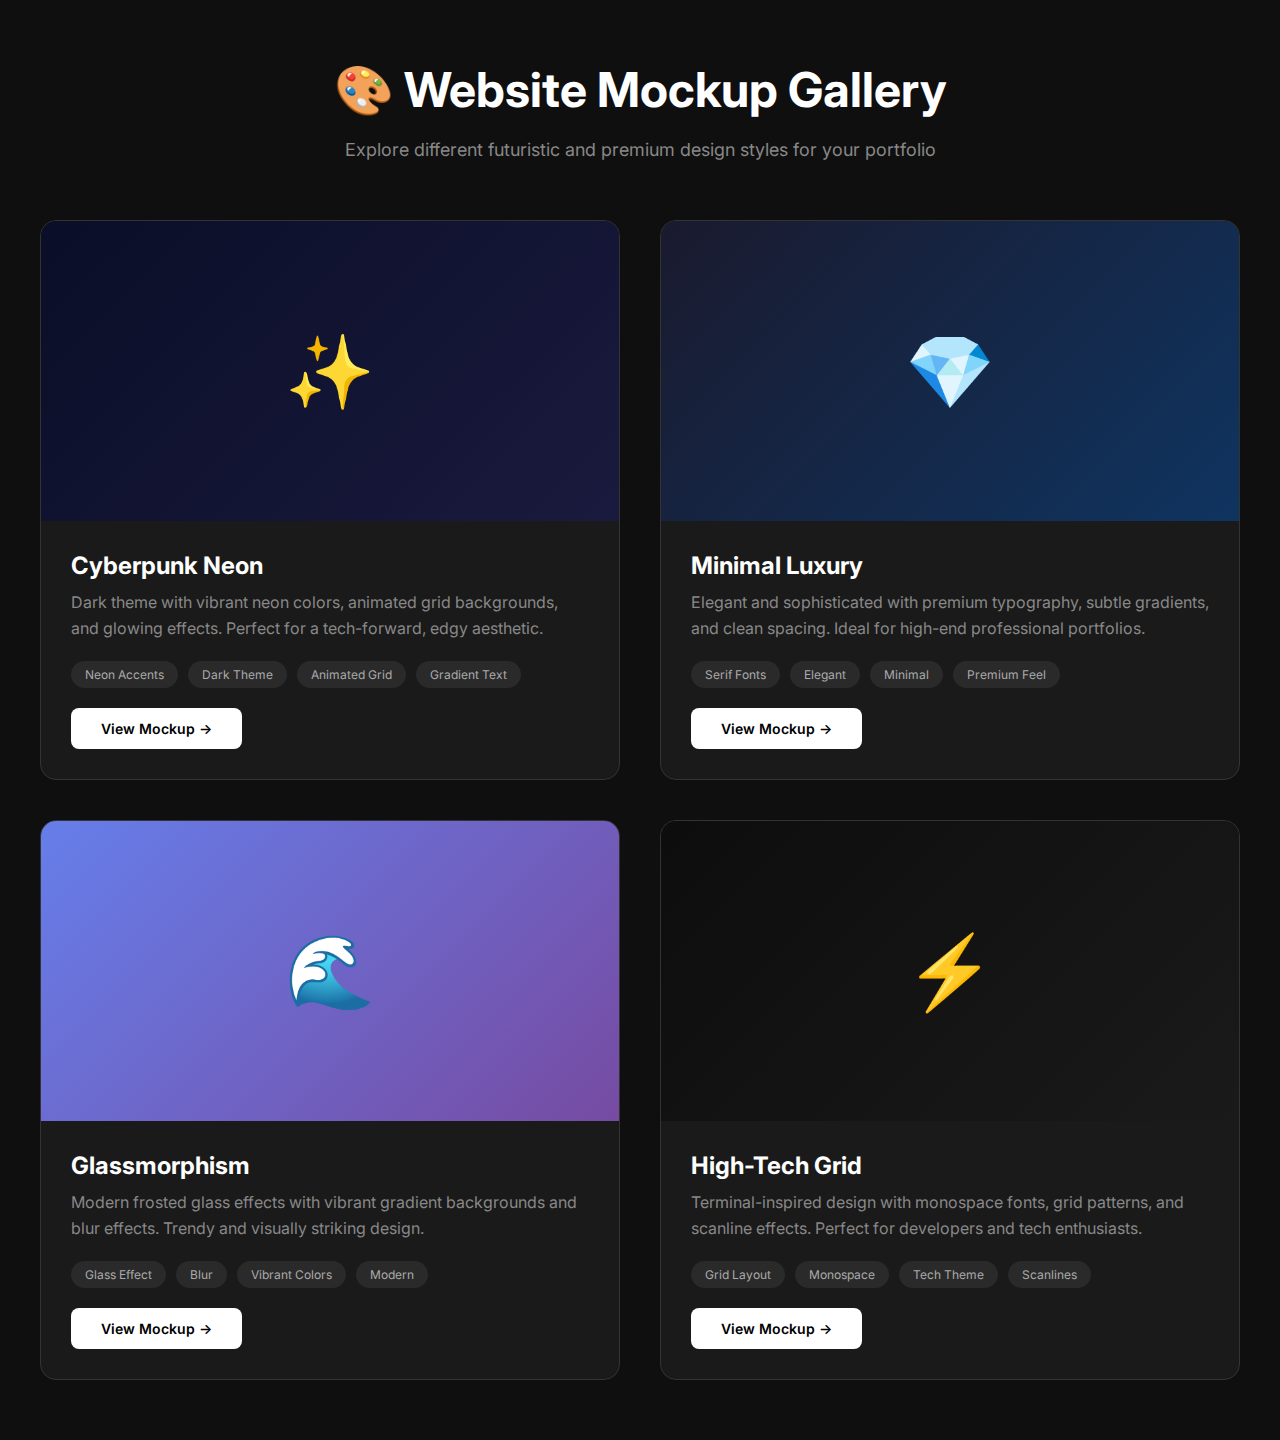
<file: mockups/index.html>
<!DOCTYPE html>
<html lang="en">
<head>
    <meta charset="UTF-8">
    <meta name="viewport" content="width=device-width, initial-scale=1.0">
    <title>Website Mockup Gallery</title>
    <style>
        @import url('https://fonts.googleapis.com/css2?family=Inter:wght@400;600;700&display=swap');

        * {
            margin: 0;
            padding: 0;
            box-sizing: border-box;
        }

        body {
            font-family: 'Inter', sans-serif;
            background: #0f0f0f;
            color: #fff;
            padding: 60px 40px;
        }

        .container {
            max-width: 1400px;
            margin: 0 auto;
        }

        h1 {
            font-size: 48px;
            margin-bottom: 20px;
            text-align: center;
        }

        .subtitle {
            text-align: center;
            color: #888;
            margin-bottom: 60px;
            font-size: 18px;
        }

        .gallery {
            display: grid;
            grid-template-columns: repeat(auto-fit, minmax(450px, 1fr));
            gap: 40px;
        }

        .mockup-card {
            background: #1a1a1a;
            border: 1px solid #333;
            border-radius: 16px;
            overflow: hidden;
            transition: all 0.3s;
            cursor: pointer;
        }

        .mockup-card:hover {
            transform: translateY(-5px);
            border-color: #666;
            box-shadow: 0 20px 40px rgba(0, 0, 0, 0.5);
        }

        .mockup-preview {
            height: 300px;
            display: flex;
            align-items: center;
            justify-content: center;
            font-size: 72px;
            position: relative;
            overflow: hidden;
        }

        .mockup-preview::after {
            content: '';
            position: absolute;
            top: 0;
            left: 0;
            right: 0;
            bottom: 0;
            background: rgba(0, 0, 0, 0.3);
            opacity: 0;
            transition: opacity 0.3s;
        }

        .mockup-card:hover .mockup-preview::after {
            opacity: 1;
        }

        .cyberpunk { background: linear-gradient(135deg, #0a0e27 0%, #1a1a3e 100%); }
        .luxury { background: linear-gradient(135deg, #1a1a2e 0%, #0f3460 100%); }
        .glass { background: linear-gradient(135deg, #667eea 0%, #764ba2 100%); }
        .tech { background: linear-gradient(135deg, #0d0d0d 0%, #1a1a1a 100%); }

        .mockup-info {
            padding: 30px;
        }

        .mockup-info h2 {
            font-size: 24px;
            margin-bottom: 10px;
        }

        .mockup-info p {
            color: #888;
            margin-bottom: 20px;
            line-height: 1.6;
        }

        .features {
            display: flex;
            flex-wrap: wrap;
            gap: 10px;
            margin-bottom: 20px;
        }

        .feature-tag {
            background: #2a2a2a;
            padding: 6px 14px;
            border-radius: 20px;
            font-size: 12px;
            color: #aaa;
        }

        .view-button {
            display: inline-block;
            padding: 12px 30px;
            background: #fff;
            color: #000;
            text-decoration: none;
            border-radius: 8px;
            font-weight: 600;
            font-size: 14px;
            transition: all 0.3s;
        }

        .view-button:hover {
            background: #e0e0e0;
            transform: translateY(-2px);
        }
    </style>
</head>
<body>
    <div class="container">
        <h1>🎨 Website Mockup Gallery</h1>
        <p class="subtitle">Explore different futuristic and premium design styles for your portfolio</p>

        <div class="gallery">
            <div class="mockup-card">
                <div class="mockup-preview cyberpunk">✨</div>
                <div class="mockup-info">
                    <h2>Cyberpunk Neon</h2>
                    <p>Dark theme with vibrant neon colors, animated grid backgrounds, and glowing effects. Perfect for a tech-forward, edgy aesthetic.</p>
                    <div class="features">
                        <span class="feature-tag">Neon Accents</span>
                        <span class="feature-tag">Dark Theme</span>
                        <span class="feature-tag">Animated Grid</span>
                        <span class="feature-tag">Gradient Text</span>
                    </div>
                    <a href="cyberpunk-neon.html" class="view-button">View Mockup →</a>
                </div>
            </div>

            <div class="mockup-card">
                <div class="mockup-preview luxury">💎</div>
                <div class="mockup-info">
                    <h2>Minimal Luxury</h2>
                    <p>Elegant and sophisticated with premium typography, subtle gradients, and clean spacing. Ideal for high-end professional portfolios.</p>
                    <div class="features">
                        <span class="feature-tag">Serif Fonts</span>
                        <span class="feature-tag">Elegant</span>
                        <span class="feature-tag">Minimal</span>
                        <span class="feature-tag">Premium Feel</span>
                    </div>
                    <a href="minimal-luxury.html" class="view-button">View Mockup →</a>
                </div>
            </div>

            <div class="mockup-card">
                <div class="mockup-preview glass">🌊</div>
                <div class="mockup-info">
                    <h2>Glassmorphism</h2>
                    <p>Modern frosted glass effects with vibrant gradient backgrounds and blur effects. Trendy and visually striking design.</p>
                    <div class="features">
                        <span class="feature-tag">Glass Effect</span>
                        <span class="feature-tag">Blur</span>
                        <span class="feature-tag">Vibrant Colors</span>
                        <span class="feature-tag">Modern</span>
                    </div>
                    <a href="glassmorphism.html" class="view-button">View Mockup →</a>
                </div>
            </div>

            <div class="mockup-card">
                <div class="mockup-preview tech">⚡</div>
                <div class="mockup-info">
                    <h2>High-Tech Grid</h2>
                    <p>Terminal-inspired design with monospace fonts, grid patterns, and scanline effects. Perfect for developers and tech enthusiasts.</p>
                    <div class="features">
                        <span class="feature-tag">Grid Layout</span>
                        <span class="feature-tag">Monospace</span>
                        <span class="feature-tag">Tech Theme</span>
                        <span class="feature-tag">Scanlines</span>
                    </div>
                    <a href="high-tech-grid.html" class="view-button">View Mockup →</a>
                </div>
            </div>
        </div>
    </div>
</body>
</html>
</file>
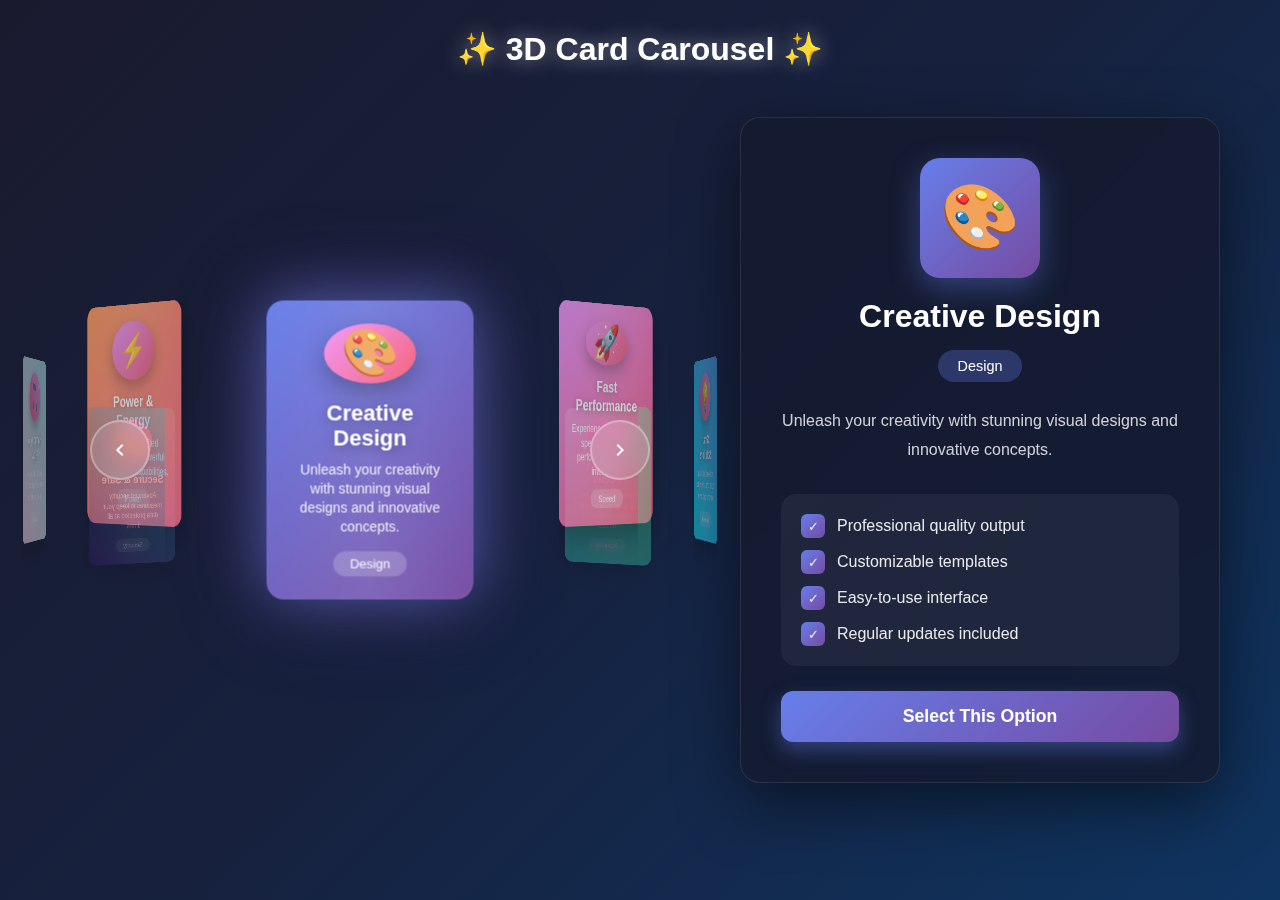
<file: Draft.html>
<!DOCTYPE html>
<html lang="en">
<head>
    <meta charset="UTF-8">
    <meta name="viewport" content="width=device-width, initial-scale=1.0">
    <title>3D Card Carousel</title>
    <style>
        * {
            margin: 0;
            padding: 0;
            box-sizing: border-box;
        }

        body {
            font-family: 'Segoe UI', Tahoma, Geneva, Verdana, sans-serif;
            background: linear-gradient(135deg, #1a1a2e 0%, #16213e 50%, #0f3460 100%);
            min-height: 100vh;
            display: flex;
            align-items: center;
            justify-content: center;
            overflow: hidden;
            position: relative;
        }

        .container {
            width: 100%;
            max-width: 1400px;
            padding: 40px;
            position: relative;
            z-index: 2;
            display: flex;
            gap: 40px;
            align-items: center;
            min-height: 100vh;
        }

        h1 {
            position: absolute;
            top: 30px;
            left: 50%;
            transform: translateX(-50%);
            color: #fff;
            font-size: 2rem;
            text-shadow: 0 0 20px rgba(255, 255, 255, 0.5);
            z-index: 10;
        }

        .carousel-wrapper {
            position: relative;
            width: 55%;
            height: 450px;
            perspective: 1800px;
            perspective-origin: center center;
            flex-shrink: 0;
        }

        .carousel {
            position: relative;
            width: 100%;
            height: 100%;
            transform-style: preserve-3d;
            transition: transform 0.8s cubic-bezier(0.4, 0, 0.2, 1);
        }

        .card {
            position: absolute;
            width: 180px;
            height: 260px;
            left: 50%;
            top: 50%;
            transform-style: preserve-3d;
            transition: all 0.8s cubic-bezier(0.4, 0, 0.2, 1);
            cursor: pointer;
        }

        .card-inner {
            width: 100%;
            height: 100%;
            background: linear-gradient(135deg, #667eea 0%, #764ba2 100%);
            border-radius: 15px;
            padding: 20px;
            box-shadow: 0 10px 40px rgba(0, 0, 0, 0.4);
            display: flex;
            flex-direction: column;
            align-items: center;
            justify-content: space-between;
            position: relative;
            overflow: hidden;
        }

        .card-inner::before {
            content: '';
            position: absolute;
            top: -50%;
            left: -50%;
            width: 200%;
            height: 200%;
            background: linear-gradient(
                45deg,
                transparent 30%,
                rgba(255, 255, 255, 0.1) 50%,
                transparent 70%
            );
            transform: rotate(45deg);
            transition: all 0.6s;
        }

        .card:hover .card-inner::before {
            left: 100%;
        }

        .card-image {
            width: 80px;
            height: 80px;
            border-radius: 50%;
            background: linear-gradient(135deg, #f093fb 0%, #f5576c 100%);
            display: flex;
            align-items: center;
            justify-content: center;
            font-size: 2.5rem;
            margin-bottom: 15px;
            box-shadow: 0 8px 20px rgba(0, 0, 0, 0.3);
        }

        .card-content {
            text-align: center;
            color: white;
            z-index: 1;
        }

        .card-title {
            font-size: 1.2rem;
            font-weight: bold;
            margin-bottom: 8px;
            text-shadow: 0 2px 10px rgba(0, 0, 0, 0.3);
        }

        .card-description {
            font-size: 0.75rem;
            opacity: 0.9;
            line-height: 1.4;
            margin-bottom: 12px;
        }

        .card-badge {
            display: inline-block;
            padding: 5px 15px;
            background: rgba(255, 255, 255, 0.2);
            border-radius: 15px;
            font-size: 0.7rem;
            backdrop-filter: blur(10px);
        }

        /* Center card highlighting */
        .card.center {
            z-index: 100;
            transform: translate(-50%, -50%) scale(1.15) rotateY(0deg) !important;
        }

        .card.center .card-inner {
            box-shadow: 0 0 50px rgba(102, 126, 234, 0.6),
                        0 0 80px rgba(118, 75, 162, 0.4),
                        0 15px 40px rgba(0, 0, 0, 0.4);
            animation: glow 2s ease-in-out infinite;
        }

        @keyframes glow {
            0%, 100% {
                box-shadow: 0 0 50px rgba(102, 126, 234, 0.6),
                            0 0 80px rgba(118, 75, 162, 0.4),
                            0 15px 40px rgba(0, 0, 0, 0.4);
            }
            50% {
                box-shadow: 0 0 70px rgba(102, 126, 234, 0.8),
                            0 0 110px rgba(118, 75, 162, 0.6),
                            0 15px 40px rgba(0, 0, 0, 0.4);
            }
        }

        /* Navigation arrows */
        .nav-button {
            position: absolute;
            top: 50%;
            transform: translateY(-50%);
            width: 60px;
            height: 60px;
            background: rgba(255, 255, 255, 0.1);
            border: 2px solid rgba(255, 255, 255, 0.3);
            border-radius: 50%;
            display: flex;
            align-items: center;
            justify-content: center;
            cursor: pointer;
            z-index: 1000;
            transition: all 0.3s;
            backdrop-filter: blur(10px);
        }

        .nav-button:hover {
            background: rgba(255, 255, 255, 0.2);
            transform: translateY(-50%) scale(1.1);
            box-shadow: 0 0 30px rgba(255, 255, 255, 0.5);
        }

        .nav-button.left {
            left: 50px;
        }

        .nav-button.right {
            right: 50px;
        }

        .nav-button svg {
            width: 24px;
            height: 24px;
            fill: white;
        }

        /* Details Panel */
        .details-panel {
            width: 40%;
            background: rgba(20, 25, 45, 0.8);
            border-radius: 20px;
            padding: 40px;
            backdrop-filter: blur(20px);
            border: 1px solid rgba(255, 255, 255, 0.1);
            box-shadow: 0 20px 60px rgba(0, 0, 0, 0.5);
        }

        .details-icon {
            width: 120px;
            height: 120px;
            margin: 0 auto 20px;
            background: linear-gradient(135deg, #667eea 0%, #764ba2 100%);
            border-radius: 20px;
            display: flex;
            align-items: center;
            justify-content: center;
            font-size: 4rem;
            box-shadow: 0 10px 30px rgba(102, 126, 234, 0.4);
        }

        .details-title {
            font-size: 2rem;
            color: white;
            text-align: center;
            margin-bottom: 15px;
            font-weight: bold;
        }

        .details-badge {
            display: inline-block;
            padding: 8px 20px;
            background: rgba(102, 126, 234, 0.3);
            border-radius: 20px;
            color: white;
            font-size: 0.9rem;
            margin: 0 auto 25px;
            display: block;
            width: fit-content;
        }

        .details-description {
            color: rgba(255, 255, 255, 0.8);
            font-size: 1rem;
            line-height: 1.8;
            margin-bottom: 30px;
            text-align: center;
        }

        .details-features {
            background: rgba(255, 255, 255, 0.05);
            border-radius: 15px;
            padding: 20px;
            margin-bottom: 25px;
        }

        .feature-item {
            display: flex;
            align-items: center;
            gap: 12px;
            margin-bottom: 12px;
            color: rgba(255, 255, 255, 0.9);
        }

        .feature-item:last-child {
            margin-bottom: 0;
        }

        .feature-icon {
            width: 24px;
            height: 24px;
            background: linear-gradient(135deg, #667eea 0%, #764ba2 100%);
            border-radius: 6px;
            display: flex;
            align-items: center;
            justify-content: center;
            font-size: 0.8rem;
            flex-shrink: 0;
        }

        .action-button {
            width: 100%;
            padding: 15px;
            background: linear-gradient(135deg, #667eea 0%, #764ba2 100%);
            border: none;
            border-radius: 12px;
            color: white;
            font-size: 1.1rem;
            font-weight: bold;
            cursor: pointer;
            transition: all 0.3s;
            box-shadow: 0 8px 20px rgba(102, 126, 234, 0.4);
        }

        .action-button:hover {
            transform: translateY(-2px);
            box-shadow: 0 12px 30px rgba(102, 126, 234, 0.6);
        }

        /* Particle effects */
        .particles {
            position: fixed;
            top: 0;
            left: 0;
            width: 100%;
            height: 100%;
            pointer-events: none;
            z-index: 1;
        }

        .particle {
            position: absolute;
            width: 4px;
            height: 4px;
            background: white;
            border-radius: 50%;
            animation: float 10s infinite;
            opacity: 0;
            box-shadow: 0 0 10px rgba(255, 255, 255, 0.8);
        }

        @keyframes float {
            0% {
                transform: translateY(100vh) rotate(0deg);
                opacity: 0;
            }
            10% {
                opacity: 1;
            }
            90% {
                opacity: 1;
            }
            100% {
                transform: translateY(-100px) rotate(360deg);
                opacity: 0;
            }
        }

        /* Responsive design */
        @media (max-width: 1024px) {
            .container {
                flex-direction: column;
                padding: 20px;
            }

            h1 {
                position: static;
                transform: none;
                margin-bottom: 30px;
            }

            .carousel-wrapper {
                width: 100%;
                height: 350px;
            }

            .details-panel {
                width: 100%;
                max-width: 500px;
            }

            .card {
                width: 160px;
                height: 240px;
            }

            .card-image {
                width: 60px;
                height: 60px;
                font-size: 2rem;
            }

            .card-title {
                font-size: 1rem;
            }

            .nav-button.left {
                left: 20px;
            }

            .nav-button.right {
                right: 20px;
            }
        }

        @media (max-width: 768px) {
            h1 {
                font-size: 1.8rem;
            }

            .carousel-wrapper {
                height: 320px;
            }

            .card {
                width: 150px;
                height: 220px;
            }

            .card-inner {
                padding: 15px;
            }

            .card-image {
                width: 50px;
                height: 50px;
                font-size: 1.6rem;
            }

            .card-title {
                font-size: 0.95rem;
            }

            .card-description {
                font-size: 0.65rem;
            }

            .details-panel {
                padding: 30px;
            }

            .details-icon {
                width: 100px;
                height: 100px;
                font-size: 3rem;
            }

            .details-title {
                font-size: 1.6rem;
            }

            .nav-button {
                width: 50px;
                height: 50px;
            }

            .nav-button.left {
                left: 10px;
            }

            .nav-button.right {
                right: 10px;
            }
        }

        @media (max-width: 480px) {
            .carousel-wrapper {
                height: 300px;
            }

            .card {
                width: 130px;
                height: 200px;
            }

            .card.center {
                transform: translate(-50%, -50%) scale(1.1) rotateY(0deg) !important;
            }

            .details-panel {
                padding: 25px;
            }

            .details-title {
                font-size: 1.4rem;
            }

            .details-description {
                font-size: 0.9rem;
            }
        }
    </style>
</head>
<body>
    <div class="particles" id="particles"></div>
    
    <h1>✨ 3D Card Carousel ✨</h1>
    
    <div class="container">
        <div class="carousel-wrapper">
            <div class="carousel" id="carousel"></div>
            
            <div class="nav-button left" id="prevBtn">
                <svg viewBox="0 0 24 24">
                    <path d="M15.41 7.41L14 6l-6 6 6 6 1.41-1.41L10.83 12z"/>
                </svg>
            </div>
            
            <div class="nav-button right" id="nextBtn">
                <svg viewBox="0 0 24 24">
                    <path d="M10 6L8.59 7.41 13.17 12l-4.58 4.59L10 18l6-6z"/>
                </svg>
            </div>
        </div>

        <div class="details-panel" id="detailsPanel">
            <div class="details-icon" id="detailsIcon">🎨</div>
            <h2 class="details-title" id="detailsTitle">Creative Design</h2>
            <div class="details-badge" id="detailsBadge">Design</div>
            <p class="details-description" id="detailsDescription">
                Unleash your creativity with stunning visual designs and innovative concepts.
            </p>
            <div class="details-features">
                <div class="feature-item">
                    <div class="feature-icon">✓</div>
                    <span>Professional quality output</span>
                </div>
                <div class="feature-item">
                    <div class="feature-icon">✓</div>
                    <span>Customizable templates</span>
                </div>
                <div class="feature-item">
                    <div class="feature-icon">✓</div>
                    <span>Easy-to-use interface</span>
                </div>
                <div class="feature-item">
                    <div class="feature-icon">✓</div>
                    <span>Regular updates included</span>
                </div>
            </div>
            <button class="action-button">Select This Option</button>
        </div>
    </div>

    <script>
        // Card data
        const cardsData = [
            {
                emoji: '🎨',
                title: 'Creative Design',
                description: 'Unleash your creativity with stunning visual designs and innovative concepts.',
                badge: 'Design',
                gradient: 'linear-gradient(135deg, #667eea 0%, #764ba2 100%)'
            },
            {
                emoji: '🚀',
                title: 'Fast Performance',
                description: 'Experience lightning-fast speed and optimal performance in every interaction.',
                badge: 'Speed',
                gradient: 'linear-gradient(135deg, #f093fb 0%, #f5576c 100%)'
            },
            {
                emoji: '💡',
                title: 'Smart Solutions',
                description: 'Intelligent features that adapt to your needs and enhance productivity.',
                badge: 'Innovation',
                gradient: 'linear-gradient(135deg, #4facfe 0%, #00f2fe 100%)'
            },
            {
                emoji: '🎯',
                title: 'Precision Focus',
                description: 'Target your goals with pinpoint accuracy and achieve remarkable results.',
                badge: 'Accuracy',
                gradient: 'linear-gradient(135deg, #43e97b 0%, #38f9d7 100%)'
            },
            {
                emoji: '🌟',
                title: 'Premium Quality',
                description: 'Excellence in every detail with top-tier quality and craftsmanship.',
                badge: 'Quality',
                gradient: 'linear-gradient(135deg, #fa709a 0%, #fee140 100%)'
            },
            {
                emoji: '🔒',
                title: 'Secure & Safe',
                description: 'Advanced security measures to keep your data protected at all times.',
                badge: 'Security',
                gradient: 'linear-gradient(135deg, #30cfd0 0%, #330867 100%)'
            },
            {
                emoji: '🎵',
                title: 'Harmony & Flow',
                description: 'Perfect balance and seamless integration for a smooth experience.',
                badge: 'Balance',
                gradient: 'linear-gradient(135deg, #a8edea 0%, #fed6e3 100%)'
            },
            {
                emoji: '⚡',
                title: 'Power & Energy',
                description: 'Unleash unlimited potential with powerful features and capabilities.',
                badge: 'Power',
                gradient: 'linear-gradient(135deg, #ff9a56 0%, #ff6a88 100%)'
            }
        ];

        let currentIndex = 0;
        let rotation = 0; // Track total rotation
        let isAnimating = false; // Prevent multiple clicks during animation
        const carousel = document.getElementById('carousel');
        const prevBtn = document.getElementById('prevBtn');
        const nextBtn = document.getElementById('nextBtn');

        // Create cards
        function createCards() {
            cardsData.forEach((data, index) => {
                const card = document.createElement('div');
                card.className = 'card';
                card.innerHTML = `
                    <div class="card-inner" style="background: ${data.gradient}">
                        <div class="card-image">${data.emoji}</div>
                        <div class="card-content">
                            <div class="card-title">${data.title}</div>
                            <div class="card-description">${data.description}</div>
                            <div class="card-badge">${data.badge}</div>
                        </div>
                    </div>
                `;
                carousel.appendChild(card);
            });
        }

        // Position cards in 3D space - circular rotation around center axis
        function updateCarousel() {
            const cards = document.querySelectorAll('.card');
            const totalCards = cards.length;
            
            // Automatically calculate angle step to fill the circle evenly
            const angleStep = 360 / totalCards; // Divide full circle by number of cards
            
            // Calculate radius based on card width and angle to prevent overlap
            const cardWidth = 180;
            const angleRad = (angleStep * Math.PI) / 180;
            const radius = (cardWidth / 2) / Math.sin(angleRad / 2) + 100; // Add padding
            
            cards.forEach((card, index) => {
                // Calculate offset based on rotation instead of wrapping
                const rawOffset = index - rotation;
                
                // Normalize offset to always be within -totalCards/2 to +totalCards/2
                // This prevents cards from getting infinitely far away
                let offset = rawOffset % totalCards;
                if (offset > totalCards / 2) {
                    offset -= totalCards;
                } else if (offset < -totalCards / 2) {
                    offset += totalCards;
                }
                
                const absOffset = Math.abs(offset);
                
                // Remove center class from all cards
                card.classList.remove('center');
                
                // Calculate angle for circular positioning
                const angle = offset * angleStep;
                const angleRad = (angle * Math.PI) / 180;
                
                // Calculate position on the circle (only X-axis, no Z-depth)
                const x = Math.sin(angleRad) * radius;
                const y = -Math.cos(angleRad) * radius * 0.15; // Slight vertical offset for visual interest
                
                if (Math.abs(offset) < 0.01) {
                    // Center card
                    card.classList.add('center');
                    card.style.transform = `translate(-50%, -50%) translateX(${x}px) translateY(${y}px) rotateY(${angle}deg) scale(1.15)`;
                    card.style.opacity = '1';
                    card.style.zIndex = '100';
                } else {
                    // Side cards - positioned around the circle
                    const scale = Math.max(0.6, 1 - absOffset * 0.15);
                    const opacity = Math.max(0.3, 1 - absOffset * 0.25);
                    
                    card.style.transform = `translate(-50%, -50%) translateX(${x}px) translateY(${y}px) rotateY(${angle}deg) scale(${scale})`;
                    card.style.opacity = opacity;
                    // Z-index based on how close to center, not depth
                    card.style.zIndex = Math.round(100 - absOffset * 10);
                }
            });

            // Update details panel with the card at center
            const centerCardIndex = ((Math.round(rotation) % cardsData.length) + cardsData.length) % cardsData.length;
            updateDetailsPanelWithIndex(centerCardIndex);
        }

        // Update the details panel with current card info
        function updateDetailsPanel() {
            const currentCard = cardsData[currentIndex];
            document.getElementById('detailsIcon').textContent = currentCard.emoji;
            document.getElementById('detailsIcon').style.background = currentCard.gradient;
            document.getElementById('detailsTitle').textContent = currentCard.title;
            document.getElementById('detailsBadge').textContent = currentCard.badge;
            document.getElementById('detailsDescription').textContent = currentCard.description;
        }

        // Update details panel by index
        function updateDetailsPanelWithIndex(index) {
            const currentCard = cardsData[index];
            document.getElementById('detailsIcon').textContent = currentCard.emoji;
            document.getElementById('detailsIcon').style.background = currentCard.gradient;
            document.getElementById('detailsTitle').textContent = currentCard.title;
            document.getElementById('detailsBadge').textContent = currentCard.badge;
            document.getElementById('detailsDescription').textContent = currentCard.description;
        }

        // Navigation functions
        function nextCard() {
            if (isAnimating) return; // Prevent clicks during animation
            isAnimating = true;
            
            rotation++;
            currentIndex = (currentIndex + 1) % cardsData.length;
            updateCarousel();
            
            // Reset animation lock after transition completes
            setTimeout(() => {
                isAnimating = false;
            }, 800); // Match the CSS transition duration
        }

        function prevCard() {
            if (isAnimating) return; // Prevent clicks during animation
            isAnimating = true;
            
            rotation--;
            currentIndex = (currentIndex - 1 + cardsData.length) % cardsData.length;
            updateCarousel();
            
            // Reset animation lock after transition completes
            setTimeout(() => {
                isAnimating = false;
            }, 800); // Match the CSS transition duration
        }

        // Event listeners
        nextBtn.addEventListener('click', nextCard);
        prevBtn.addEventListener('click', prevCard);

        // Keyboard navigation
        document.addEventListener('keydown', (e) => {
            if (isAnimating) return; // Prevent rapid key presses
            if (e.key === 'ArrowRight') nextCard();
            if (e.key === 'ArrowLeft') prevCard();
        });

        // Click on card to make it center
        carousel.addEventListener('click', (e) => {
            if (isAnimating) return; // Prevent clicks during animation
            
            const card = e.target.closest('.card');
            if (card) {
                const cards = Array.from(document.querySelectorAll('.card'));
                const clickedIndex = cards.indexOf(card);
                if (clickedIndex !== -1) {
                    isAnimating = true;
                    
                    // Calculate shortest path to clicked card
                    const totalCards = cardsData.length;
                    const currentCenterIndex = ((Math.round(rotation) % totalCards) + totalCards) % totalCards;
                    let diff = clickedIndex - currentCenterIndex;
                    
                    // Normalize the difference to find shortest path
                    if (diff > totalCards / 2) {
                        diff -= totalCards;
                    } else if (diff < -totalCards / 2) {
                        diff += totalCards;
                    }
                    
                    rotation += diff;
                    currentIndex = clickedIndex;
                    updateCarousel();
                    
                    // Reset animation lock after transition completes
                    setTimeout(() => {
                        isAnimating = false;
                    }, 800);
                }
            }
        });

        // Create particle effects
        function createParticles() {
            const particlesContainer = document.getElementById('particles');
            const particleCount = 50;
            
            for (let i = 0; i < particleCount; i++) {
                const particle = document.createElement('div');
                particle.className = 'particle';
                particle.style.left = Math.random() * 100 + '%';
                particle.style.animationDelay = Math.random() * 10 + 's';
                particle.style.animationDuration = (Math.random() * 10 + 10) + 's';
                particlesContainer.appendChild(particle);
            }
        }

        // Auto-rotate carousel (optional)
        let autoRotate = setInterval(nextCard, 5000);

        // Pause auto-rotate on hover
        carousel.addEventListener('mouseenter', () => {
            clearInterval(autoRotate);
        });

        carousel.addEventListener('mouseleave', () => {
            autoRotate = setInterval(nextCard, 5000);
        });

        // Initialize
        createCards();
        createParticles();
        updateCarousel();

        // Touch support for mobile
        let touchStartX = 0;
        let touchEndX = 0;

        carousel.addEventListener('touchstart', (e) => {
            touchStartX = e.changedTouches[0].screenX;
        });

        carousel.addEventListener('touchend', (e) => {
            touchEndX = e.changedTouches[0].screenX;
            handleSwipe();
        });

        function handleSwipe() {
            if (touchEndX < touchStartX - 50) {
                nextCard();
            }
            if (touchEndX > touchStartX + 50) {
                prevCard();
            }
        }
    </script>
</body>
</html>
</file>
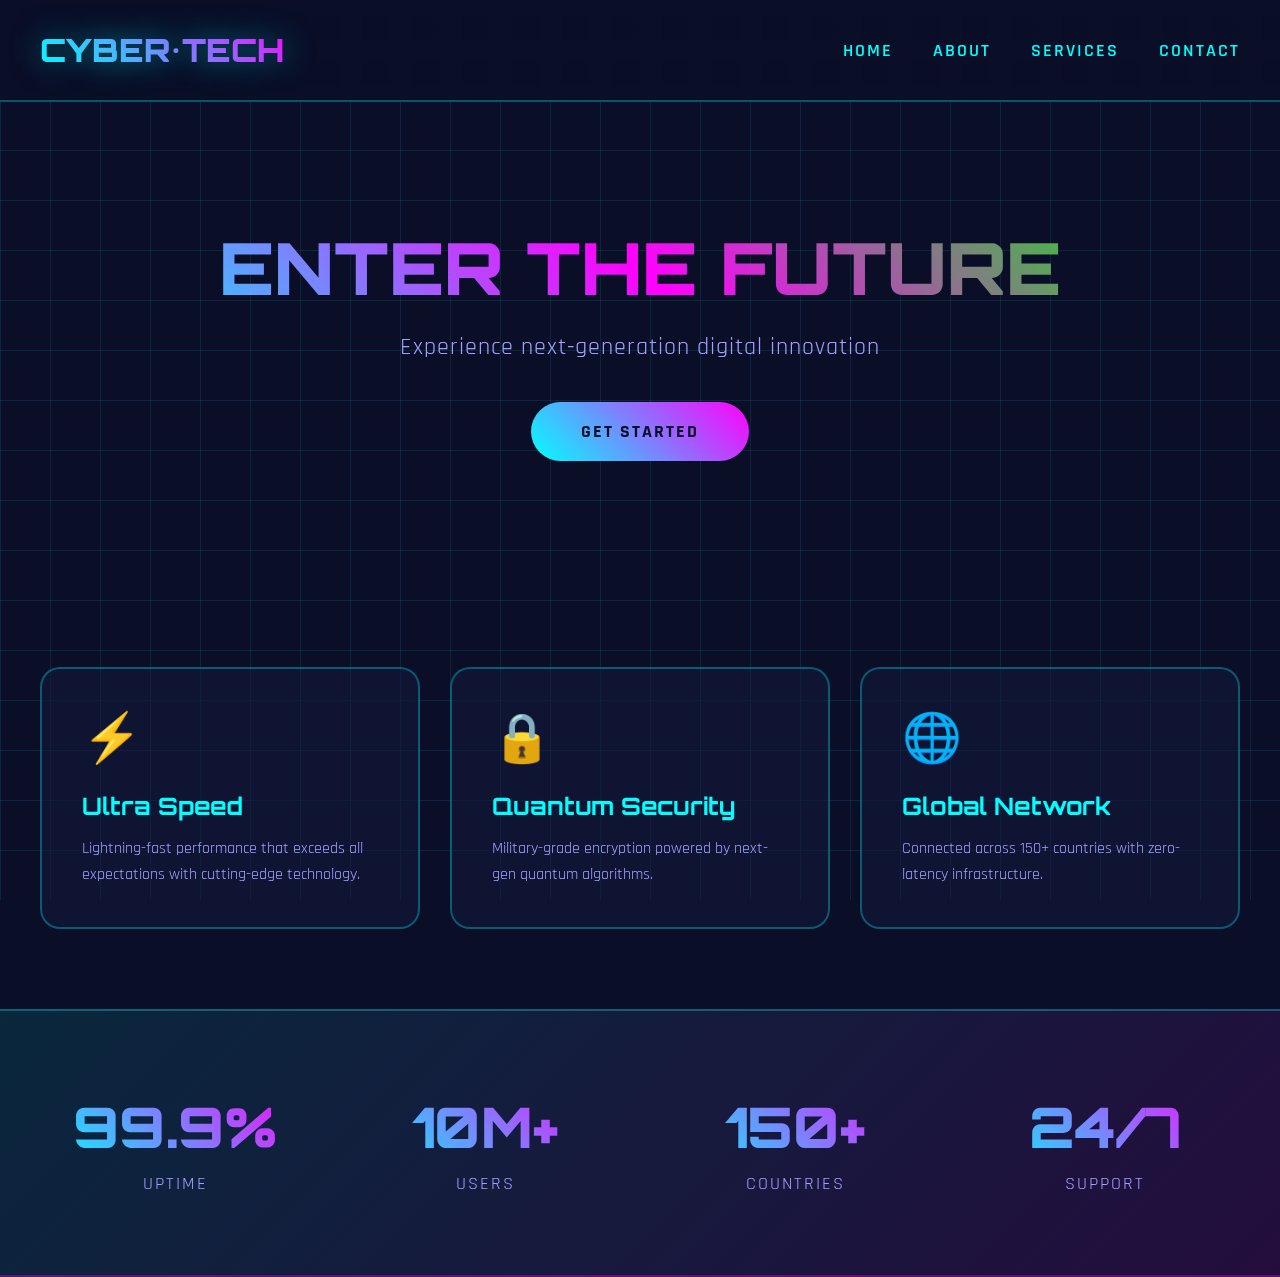
<file: mockups/cyberpunk-neon.html>
<!DOCTYPE html>
<html lang="en">
<head>
    <meta charset="UTF-8">
    <meta name="viewport" content="width=device-width, initial-scale=1.0">
    <title>Cyberpunk Neon - Futuristic Mockup</title>
    <style>
        @import url('https://fonts.googleapis.com/css2?family=Orbitron:wght@400;700;900&family=Rajdhani:wght@300;400;600&display=swap');

        * {
            margin: 0;
            padding: 0;
            box-sizing: border-box;
        }

        body {
            font-family: 'Rajdhani', sans-serif;
            background: #0a0e27;
            color: #fff;
            overflow-x: hidden;
        }

        /* Animated background */
        .bg-grid {
            position: fixed;
            top: 0;
            left: 0;
            width: 100%;
            height: 100%;
            background-image:
                linear-gradient(rgba(0, 255, 255, 0.1) 1px, transparent 1px),
                linear-gradient(90deg, rgba(0, 255, 255, 0.1) 1px, transparent 1px);
            background-size: 50px 50px;
            animation: gridMove 20s linear infinite;
            pointer-events: none;
        }

        @keyframes gridMove {
            0% { transform: translate(0, 0); }
            100% { transform: translate(50px, 50px); }
        }

        .container {
            max-width: 1400px;
            margin: 0 auto;
            padding: 0 40px;
            position: relative;
            z-index: 1;
        }

        /* Header */
        header {
            padding: 30px 0;
            border-bottom: 2px solid rgba(0, 255, 255, 0.3);
            background: rgba(10, 14, 39, 0.8);
            backdrop-filter: blur(10px);
        }

        nav {
            display: flex;
            justify-content: space-between;
            align-items: center;
        }

        .logo {
            font-family: 'Orbitron', sans-serif;
            font-size: 32px;
            font-weight: 900;
            background: linear-gradient(45deg, #00ffff, #ff00ff);
            -webkit-background-clip: text;
            -webkit-text-fill-color: transparent;
            text-shadow: 0 0 30px rgba(0, 255, 255, 0.5);
        }

        .nav-links {
            display: flex;
            gap: 40px;
            list-style: none;
        }

        .nav-links a {
            color: #00ffff;
            text-decoration: none;
            font-size: 18px;
            font-weight: 600;
            text-transform: uppercase;
            letter-spacing: 2px;
            position: relative;
            transition: all 0.3s;
        }

        .nav-links a::after {
            content: '';
            position: absolute;
            bottom: -5px;
            left: 0;
            width: 0;
            height: 2px;
            background: linear-gradient(90deg, #00ffff, #ff00ff);
            transition: width 0.3s;
        }

        .nav-links a:hover::after {
            width: 100%;
        }

        .nav-links a:hover {
            text-shadow: 0 0 10px #00ffff;
        }

        /* Hero Section */
        .hero {
            padding: 120px 0;
            text-align: center;
        }

        .hero h1 {
            font-family: 'Orbitron', sans-serif;
            font-size: 72px;
            font-weight: 900;
            margin-bottom: 20px;
            background: linear-gradient(45deg, #00ffff, #ff00ff, #00ff00);
            -webkit-background-clip: text;
            -webkit-text-fill-color: transparent;
            animation: glow 2s ease-in-out infinite alternate;
        }

        @keyframes glow {
            from { filter: drop-shadow(0 0 20px rgba(0, 255, 255, 0.5)); }
            to { filter: drop-shadow(0 0 40px rgba(255, 0, 255, 0.8)); }
        }

        .hero p {
            font-size: 24px;
            color: #a0a0ff;
            margin-bottom: 40px;
            letter-spacing: 1px;
        }

        .cta-button {
            display: inline-block;
            padding: 18px 50px;
            background: linear-gradient(45deg, #00ffff, #ff00ff);
            color: #0a0e27;
            text-decoration: none;
            font-weight: 700;
            font-size: 18px;
            text-transform: uppercase;
            letter-spacing: 2px;
            border-radius: 50px;
            position: relative;
            overflow: hidden;
            transition: all 0.3s;
        }

        .cta-button::before {
            content: '';
            position: absolute;
            top: 0;
            left: -100%;
            width: 100%;
            height: 100%;
            background: linear-gradient(90deg, transparent, rgba(255, 255, 255, 0.3), transparent);
            transition: left 0.5s;
        }

        .cta-button:hover::before {
            left: 100%;
        }

        .cta-button:hover {
            transform: translateY(-3px);
            box-shadow: 0 10px 40px rgba(0, 255, 255, 0.5);
        }

        /* Feature Cards */
        .features {
            padding: 80px 0;
            display: grid;
            grid-template-columns: repeat(auto-fit, minmax(300px, 1fr));
            gap: 30px;
        }

        .feature-card {
            background: rgba(20, 25, 60, 0.6);
            border: 2px solid rgba(0, 255, 255, 0.3);
            border-radius: 20px;
            padding: 40px;
            transition: all 0.3s;
            position: relative;
            overflow: hidden;
        }

        .feature-card::before {
            content: '';
            position: absolute;
            top: -50%;
            left: -50%;
            width: 200%;
            height: 200%;
            background: radial-gradient(circle, rgba(0, 255, 255, 0.1) 0%, transparent 70%);
            opacity: 0;
            transition: opacity 0.3s;
        }

        .feature-card:hover::before {
            opacity: 1;
        }

        .feature-card:hover {
            border-color: #00ffff;
            transform: translateY(-10px);
            box-shadow: 0 20px 60px rgba(0, 255, 255, 0.3);
        }

        .feature-icon {
            font-size: 48px;
            margin-bottom: 20px;
        }

        .feature-card h3 {
            font-family: 'Orbitron', sans-serif;
            font-size: 24px;
            margin-bottom: 15px;
            color: #00ffff;
        }

        .feature-card p {
            color: #a0a0ff;
            line-height: 1.6;
        }

        /* Stats Section */
        .stats {
            padding: 80px 0;
            background: linear-gradient(135deg, rgba(0, 255, 255, 0.1), rgba(255, 0, 255, 0.1));
            border-top: 2px solid rgba(0, 255, 255, 0.3);
            border-bottom: 2px solid rgba(255, 0, 255, 0.3);
        }

        .stats-grid {
            display: grid;
            grid-template-columns: repeat(auto-fit, minmax(200px, 1fr));
            gap: 40px;
            text-align: center;
        }

        .stat-item h2 {
            font-family: 'Orbitron', sans-serif;
            font-size: 56px;
            font-weight: 900;
            background: linear-gradient(45deg, #00ffff, #ff00ff);
            -webkit-background-clip: text;
            -webkit-text-fill-color: transparent;
            margin-bottom: 10px;
        }

        .stat-item p {
            color: #a0a0ff;
            font-size: 18px;
            text-transform: uppercase;
            letter-spacing: 2px;
        }
    </style>
</head>
<body>
    <div class="bg-grid"></div>

    <header>
        <div class="container">
            <nav>
                <div class="logo">CYBER•TECH</div>
                <ul class="nav-links">
                    <li><a href="#home">Home</a></li>
                    <li><a href="#about">About</a></li>
                    <li><a href="#services">Services</a></li>
                    <li><a href="#contact">Contact</a></li>
                </ul>
            </nav>
        </div>
    </header>

    <main>
        <section class="hero">
            <div class="container">
                <h1>ENTER THE FUTURE</h1>
                <p>Experience next-generation digital innovation</p>
                <a href="#" class="cta-button">Get Started</a>
            </div>
        </section>

        <section class="container">
            <div class="features">
                <div class="feature-card">
                    <div class="feature-icon">⚡</div>
                    <h3>Ultra Speed</h3>
                    <p>Lightning-fast performance that exceeds all expectations with cutting-edge technology.</p>
                </div>
                <div class="feature-card">
                    <div class="feature-icon">🔒</div>
                    <h3>Quantum Security</h3>
                    <p>Military-grade encryption powered by next-gen quantum algorithms.</p>
                </div>
                <div class="feature-card">
                    <div class="feature-icon">🌐</div>
                    <h3>Global Network</h3>
                    <p>Connected across 150+ countries with zero-latency infrastructure.</p>
                </div>
            </div>
        </section>

        <section class="stats">
            <div class="container">
                <div class="stats-grid">
                    <div class="stat-item">
                        <h2>99.9%</h2>
                        <p>Uptime</p>
                    </div>
                    <div class="stat-item">
                        <h2>10M+</h2>
                        <p>Users</p>
                    </div>
                    <div class="stat-item">
                        <h2>150+</h2>
                        <p>Countries</p>
                    </div>
                    <div class="stat-item">
                        <h2>24/7</h2>
                        <p>Support</p>
                    </div>
                </div>
            </div>
        </section>
    </main>
</body>
</html>
</file>
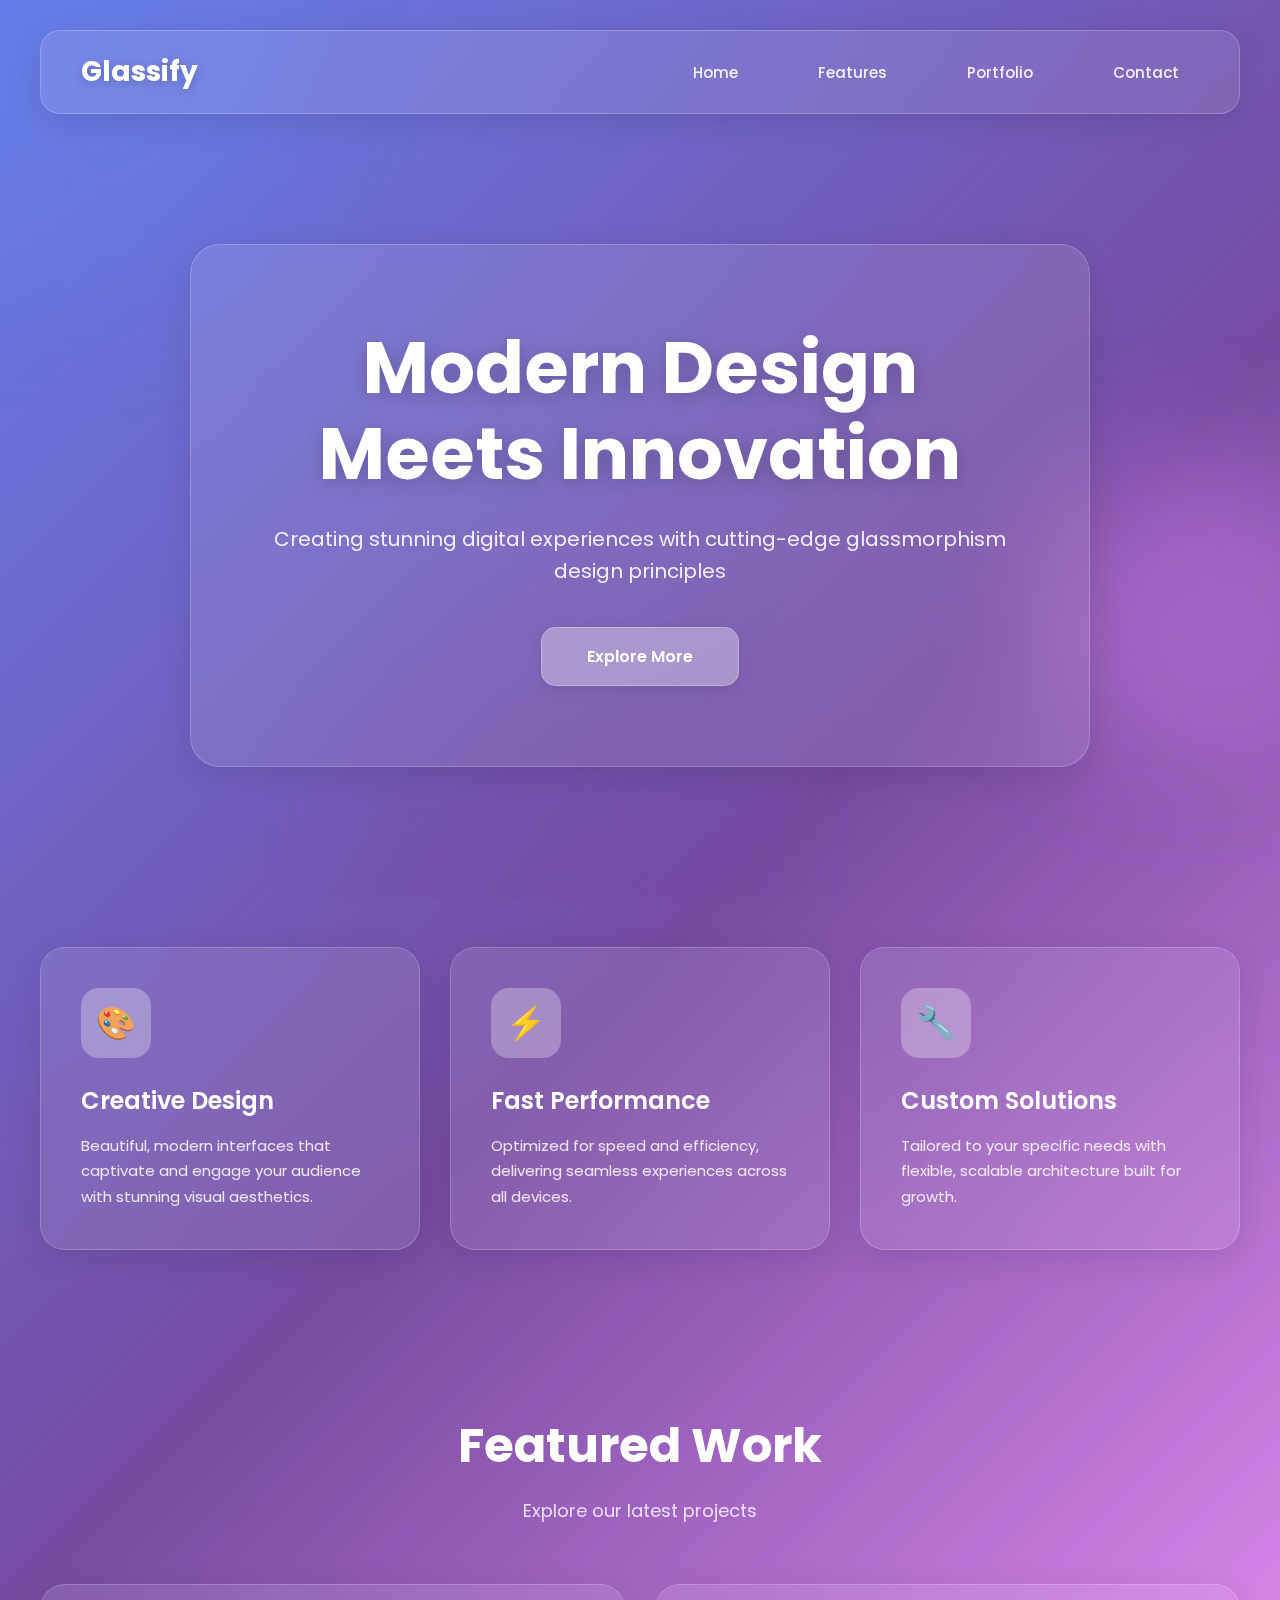
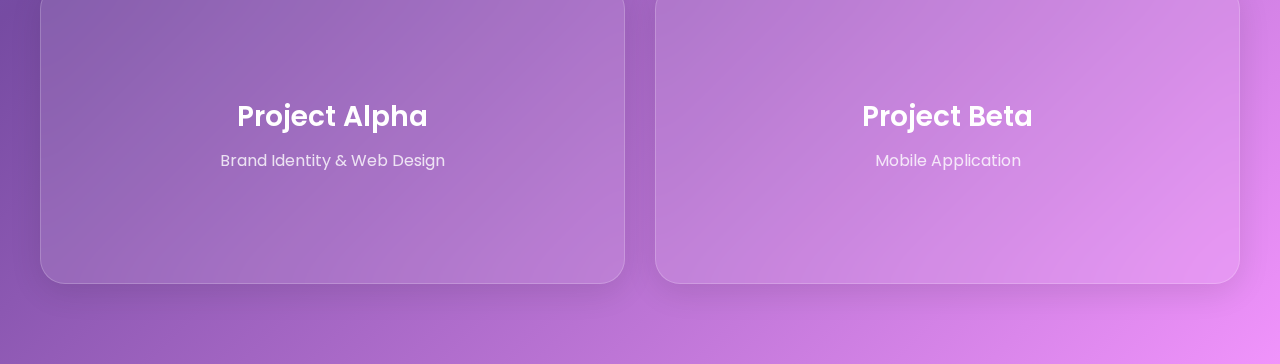
<file: mockups/glassmorphism.html>
<!DOCTYPE html>
<html lang="en">
<head>
    <meta charset="UTF-8">
    <meta name="viewport" content="width=device-width, initial-scale=1.0">
    <title>Glassmorphism - Modern Mockup</title>
    <style>
        @import url('https://fonts.googleapis.com/css2?family=Poppins:wght@300;400;600;700&display=swap');

        * {
            margin: 0;
            padding: 0;
            box-sizing: border-box;
        }

        body {
            font-family: 'Poppins', sans-serif;
            background: linear-gradient(135deg, #667eea 0%, #764ba2 50%, #f093fb 100%);
            min-height: 100vh;
            overflow-x: hidden;
            position: relative;
        }

        /* Animated Background Shapes */
        .bg-shapes {
            position: fixed;
            top: 0;
            left: 0;
            width: 100%;
            height: 100%;
            overflow: hidden;
            z-index: 0;
        }

        .shape {
            position: absolute;
            border-radius: 50%;
            filter: blur(60px);
            opacity: 0.5;
            animation: float 20s infinite ease-in-out;
        }

        .shape:nth-child(1) {
            width: 400px;
            height: 400px;
            background: rgba(102, 126, 234, 0.6);
            top: -100px;
            left: -100px;
            animation-delay: 0s;
        }

        .shape:nth-child(2) {
            width: 300px;
            height: 300px;
            background: rgba(240, 147, 251, 0.6);
            top: 50%;
            right: -50px;
            animation-delay: 5s;
        }

        .shape:nth-child(3) {
            width: 350px;
            height: 350px;
            background: rgba(118, 75, 162, 0.6);
            bottom: -100px;
            left: 30%;
            animation-delay: 10s;
        }

        @keyframes float {
            0%, 100% { transform: translate(0, 0) scale(1); }
            33% { transform: translate(50px, -50px) scale(1.1); }
            66% { transform: translate(-30px, 40px) scale(0.9); }
        }

        .container {
            max-width: 1300px;
            margin: 0 auto;
            padding: 0 40px;
            position: relative;
            z-index: 1;
        }

        /* Glass morphism effect */
        .glass {
            background: rgba(255, 255, 255, 0.1);
            backdrop-filter: blur(20px);
            -webkit-backdrop-filter: blur(20px);
            border: 1px solid rgba(255, 255, 255, 0.2);
            box-shadow: 0 8px 32px rgba(0, 0, 0, 0.1);
        }

        /* Header */
        header {
            padding: 30px 0;
        }

        nav {
            display: flex;
            justify-content: space-between;
            align-items: center;
            padding: 20px 40px;
            border-radius: 20px;
        }

        .logo {
            font-size: 28px;
            font-weight: 700;
            color: #fff;
            text-shadow: 0 2px 10px rgba(0, 0, 0, 0.2);
        }

        .nav-links {
            display: flex;
            gap: 40px;
            list-style: none;
        }

        .nav-links a {
            color: rgba(255, 255, 255, 0.9);
            text-decoration: none;
            font-size: 15px;
            font-weight: 500;
            transition: all 0.3s;
            padding: 8px 20px;
            border-radius: 12px;
        }

        .nav-links a:hover {
            background: rgba(255, 255, 255, 0.15);
            color: #fff;
        }

        /* Hero Section */
        .hero {
            padding: 100px 0;
            text-align: center;
        }

        .hero-glass {
            padding: 80px 60px;
            border-radius: 30px;
            max-width: 900px;
            margin: 0 auto;
        }

        .hero h1 {
            font-size: 72px;
            font-weight: 700;
            color: #fff;
            margin-bottom: 25px;
            text-shadow: 0 4px 20px rgba(0, 0, 0, 0.2);
            line-height: 1.2;
        }

        .hero p {
            font-size: 20px;
            color: rgba(255, 255, 255, 0.9);
            margin-bottom: 40px;
            line-height: 1.6;
        }

        .cta-button {
            display: inline-block;
            padding: 16px 45px;
            background: rgba(255, 255, 255, 0.25);
            backdrop-filter: blur(10px);
            color: #fff;
            text-decoration: none;
            font-weight: 600;
            font-size: 16px;
            border-radius: 15px;
            border: 1px solid rgba(255, 255, 255, 0.3);
            transition: all 0.3s;
            box-shadow: 0 4px 15px rgba(0, 0, 0, 0.1);
        }

        .cta-button:hover {
            background: rgba(255, 255, 255, 0.35);
            transform: translateY(-3px);
            box-shadow: 0 6px 25px rgba(0, 0, 0, 0.15);
        }

        /* Feature Cards */
        .features {
            padding: 80px 0;
        }

        .feature-grid {
            display: grid;
            grid-template-columns: repeat(auto-fit, minmax(320px, 1fr));
            gap: 30px;
        }

        .feature-card {
            padding: 40px;
            border-radius: 25px;
            transition: all 0.4s;
        }

        .feature-card:hover {
            transform: translateY(-10px);
            background: rgba(255, 255, 255, 0.15);
        }

        .feature-icon {
            width: 70px;
            height: 70px;
            background: rgba(255, 255, 255, 0.2);
            border-radius: 18px;
            display: flex;
            align-items: center;
            justify-content: center;
            font-size: 32px;
            margin-bottom: 25px;
            backdrop-filter: blur(10px);
        }

        .feature-card h3 {
            font-size: 24px;
            color: #fff;
            margin-bottom: 15px;
            font-weight: 600;
        }

        .feature-card p {
            color: rgba(255, 255, 255, 0.85);
            line-height: 1.7;
            font-size: 15px;
        }

        /* Portfolio Preview */
        .portfolio {
            padding: 80px 0;
        }

        .portfolio-header {
            text-align: center;
            margin-bottom: 60px;
        }

        .portfolio-header h2 {
            font-size: 48px;
            color: #fff;
            margin-bottom: 15px;
            font-weight: 700;
        }

        .portfolio-header p {
            color: rgba(255, 255, 255, 0.8);
            font-size: 18px;
        }

        .portfolio-grid {
            display: grid;
            grid-template-columns: repeat(auto-fit, minmax(400px, 1fr));
            gap: 30px;
        }

        .portfolio-item {
            height: 300px;
            border-radius: 25px;
            display: flex;
            align-items: center;
            justify-content: center;
            transition: all 0.4s;
            cursor: pointer;
            position: relative;
            overflow: hidden;
        }

        .portfolio-item::before {
            content: '';
            position: absolute;
            top: 0;
            left: 0;
            right: 0;
            bottom: 0;
            background: linear-gradient(135deg, rgba(102, 126, 234, 0.3) 0%, rgba(118, 75, 162, 0.3) 100%);
            opacity: 0;
            transition: opacity 0.4s;
        }

        .portfolio-item:hover::before {
            opacity: 1;
        }

        .portfolio-item:hover {
            transform: scale(1.02);
        }

        .portfolio-content {
            text-align: center;
            z-index: 1;
        }

        .portfolio-content h3 {
            font-size: 28px;
            color: #fff;
            margin-bottom: 10px;
            font-weight: 600;
        }

        .portfolio-content p {
            color: rgba(255, 255, 255, 0.8);
            font-size: 16px;
        }
    </style>
</head>
<body>
    <div class="bg-shapes">
        <div class="shape"></div>
        <div class="shape"></div>
        <div class="shape"></div>
    </div>

    <header>
        <div class="container">
            <nav class="glass">
                <div class="logo">Glassify</div>
                <ul class="nav-links">
                    <li><a href="#home">Home</a></li>
                    <li><a href="#features">Features</a></li>
                    <li><a href="#portfolio">Portfolio</a></li>
                    <li><a href="#contact">Contact</a></li>
                </ul>
            </nav>
        </div>
    </header>

    <main>
        <section class="hero">
            <div class="container">
                <div class="hero-glass glass">
                    <h1>Modern Design<br>Meets Innovation</h1>
                    <p>Creating stunning digital experiences with cutting-edge glassmorphism design principles</p>
                    <a href="#" class="cta-button">Explore More</a>
                </div>
            </div>
        </section>

        <section class="features">
            <div class="container">
                <div class="feature-grid">
                    <div class="feature-card glass">
                        <div class="feature-icon">🎨</div>
                        <h3>Creative Design</h3>
                        <p>Beautiful, modern interfaces that captivate and engage your audience with stunning visual aesthetics.</p>
                    </div>
                    <div class="feature-card glass">
                        <div class="feature-icon">⚡</div>
                        <h3>Fast Performance</h3>
                        <p>Optimized for speed and efficiency, delivering seamless experiences across all devices.</p>
                    </div>
                    <div class="feature-card glass">
                        <div class="feature-icon">🔧</div>
                        <h3>Custom Solutions</h3>
                        <p>Tailored to your specific needs with flexible, scalable architecture built for growth.</p>
                    </div>
                </div>
            </div>
        </section>

        <section class="portfolio">
            <div class="container">
                <div class="portfolio-header">
                    <h2>Featured Work</h2>
                    <p>Explore our latest projects</p>
                </div>

                <div class="portfolio-grid">
                    <div class="portfolio-item glass">
                        <div class="portfolio-content">
                            <h3>Project Alpha</h3>
                            <p>Brand Identity & Web Design</p>
                        </div>
                    </div>
                    <div class="portfolio-item glass">
                        <div class="portfolio-content">
                            <h3>Project Beta</h3>
                            <p>Mobile Application</p>
                        </div>
                    </div>
                </div>
            </div>
        </section>
    </main>
</body>
</html>
</file>
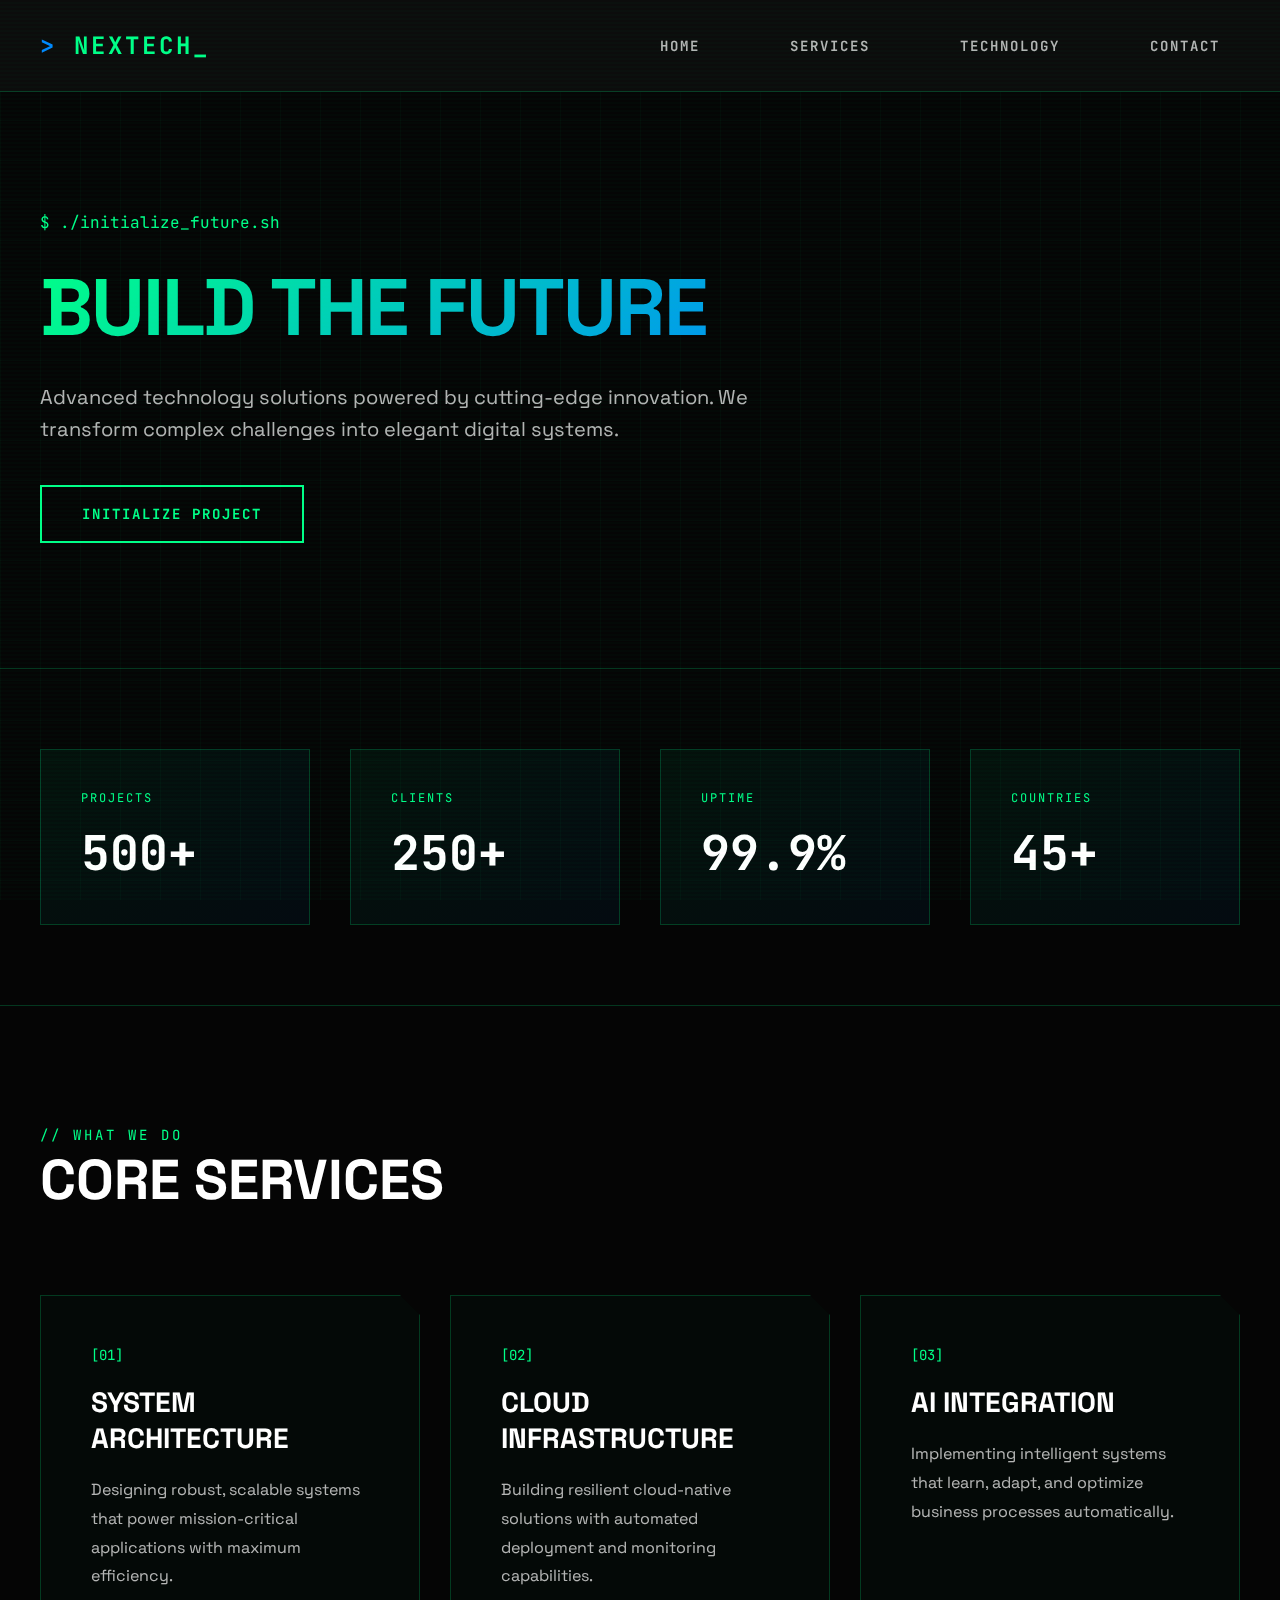
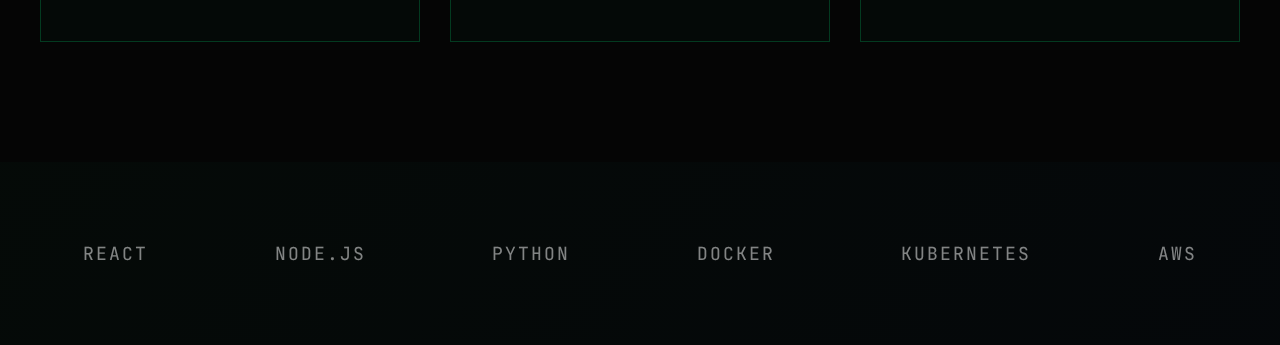
<file: mockups/high-tech-grid.html>
<!DOCTYPE html>
<html lang="en">
<head>
    <meta charset="UTF-8">
    <meta name="viewport" content="width=device-width, initial-scale=1.0">
    <title>High-Tech Grid - Futuristic Mockup</title>
    <style>
        @import url('https://fonts.googleapis.com/css2?family=Space+Grotesk:wght@300;400;600;700&family=JetBrains+Mono:wght@400;700&display=swap');

        * {
            margin: 0;
            padding: 0;
            box-sizing: border-box;
        }

        :root {
            --primary: #00ff88;
            --secondary: #0088ff;
            --accent: #ff0088;
            --dark: #0d0d0d;
            --darker: #050505;
        }

        body {
            font-family: 'Space Grotesk', sans-serif;
            background: var(--darker);
            color: #fff;
            overflow-x: hidden;
        }

        /* Animated Grid Background */
        .grid-background {
            position: fixed;
            top: 0;
            left: 0;
            width: 100%;
            height: 100%;
            background-image:
                linear-gradient(rgba(0, 255, 136, 0.03) 1px, transparent 1px),
                linear-gradient(90deg, rgba(0, 255, 136, 0.03) 1px, transparent 1px);
            background-size: 40px 40px;
            animation: gridScroll 20s linear infinite;
            pointer-events: none;
        }

        @keyframes gridScroll {
            0% { transform: translate(0, 0); }
            100% { transform: translate(40px, 40px); }
        }

        /* Scanline Effect */
        .scanline {
            position: fixed;
            top: 0;
            left: 0;
            width: 100%;
            height: 100%;
            background: linear-gradient(
                to bottom,
                transparent 50%,
                rgba(0, 255, 136, 0.02) 51%
            );
            background-size: 100% 4px;
            pointer-events: none;
            animation: scan 8s linear infinite;
            z-index: 9999;
        }

        @keyframes scan {
            0% { transform: translateY(0); }
            100% { transform: translateY(100%); }
        }

        .container {
            max-width: 1400px;
            margin: 0 auto;
            padding: 0 40px;
            position: relative;
            z-index: 1;
        }

        /* Header */
        header {
            padding: 30px 0;
            border-bottom: 1px solid rgba(0, 255, 136, 0.2);
            background: rgba(13, 13, 13, 0.95);
            backdrop-filter: blur(10px);
            position: sticky;
            top: 0;
            z-index: 100;
        }

        nav {
            display: flex;
            justify-content: space-between;
            align-items: center;
        }

        .logo {
            font-family: 'JetBrains Mono', monospace;
            font-size: 24px;
            font-weight: 700;
            color: var(--primary);
            text-transform: uppercase;
            letter-spacing: 3px;
            position: relative;
        }

        .logo::before {
            content: '> ';
            color: var(--secondary);
        }

        .logo::after {
            content: '_';
            animation: blink 1s infinite;
        }

        @keyframes blink {
            0%, 50% { opacity: 1; }
            51%, 100% { opacity: 0; }
        }

        .nav-links {
            display: flex;
            gap: 50px;
            list-style: none;
        }

        .nav-links a {
            color: rgba(255, 255, 255, 0.7);
            text-decoration: none;
            font-size: 14px;
            font-weight: 600;
            text-transform: uppercase;
            letter-spacing: 2px;
            transition: all 0.3s;
            position: relative;
            font-family: 'JetBrains Mono', monospace;
        }

        .nav-links a::before {
            content: '[ ';
            color: var(--primary);
            opacity: 0;
            transition: opacity 0.3s;
        }

        .nav-links a::after {
            content: ' ]';
            color: var(--primary);
            opacity: 0;
            transition: opacity 0.3s;
        }

        .nav-links a:hover {
            color: var(--primary);
        }

        .nav-links a:hover::before,
        .nav-links a:hover::after {
            opacity: 1;
        }

        /* Hero Section */
        .hero {
            padding: 120px 0;
            position: relative;
        }

        .hero-content {
            max-width: 800px;
        }

        .terminal-line {
            font-family: 'JetBrains Mono', monospace;
            font-size: 16px;
            color: var(--primary);
            margin-bottom: 30px;
        }

        .hero h1 {
            font-size: 80px;
            font-weight: 700;
            margin-bottom: 30px;
            line-height: 1.1;
            background: linear-gradient(135deg, var(--primary) 0%, var(--secondary) 100%);
            -webkit-background-clip: text;
            -webkit-text-fill-color: transparent;
            text-transform: uppercase;
            letter-spacing: -2px;
        }

        .hero p {
            font-size: 20px;
            color: rgba(255, 255, 255, 0.7);
            margin-bottom: 40px;
            line-height: 1.6;
        }

        .cta-button {
            display: inline-block;
            padding: 18px 40px;
            background: transparent;
            color: var(--primary);
            text-decoration: none;
            font-weight: 700;
            font-size: 14px;
            text-transform: uppercase;
            letter-spacing: 2px;
            border: 2px solid var(--primary);
            position: relative;
            overflow: hidden;
            transition: all 0.3s;
            font-family: 'JetBrains Mono', monospace;
        }

        .cta-button::before {
            content: '';
            position: absolute;
            top: 0;
            left: -100%;
            width: 100%;
            height: 100%;
            background: var(--primary);
            transition: left 0.3s;
            z-index: -1;
        }

        .cta-button:hover::before {
            left: 0;
        }

        .cta-button:hover {
            color: var(--darker);
            box-shadow: 0 0 30px rgba(0, 255, 136, 0.5);
        }

        /* Stats Grid */
        .stats {
            padding: 80px 0;
            border-top: 1px solid rgba(0, 255, 136, 0.2);
            border-bottom: 1px solid rgba(0, 255, 136, 0.2);
        }

        .stats-grid {
            display: grid;
            grid-template-columns: repeat(4, 1fr);
            gap: 40px;
        }

        .stat-box {
            background: linear-gradient(135deg, rgba(0, 255, 136, 0.05) 0%, rgba(0, 136, 255, 0.05) 100%);
            border: 1px solid rgba(0, 255, 136, 0.2);
            padding: 40px;
            position: relative;
            transition: all 0.3s;
        }

        .stat-box::before {
            content: '';
            position: absolute;
            top: -1px;
            left: -1px;
            right: -1px;
            height: 2px;
            background: linear-gradient(90deg, var(--primary), var(--secondary));
            transform: scaleX(0);
            transform-origin: left;
            transition: transform 0.3s;
        }

        .stat-box:hover::before {
            transform: scaleX(1);
        }

        .stat-box:hover {
            background: linear-gradient(135deg, rgba(0, 255, 136, 0.1) 0%, rgba(0, 136, 255, 0.1) 100%);
            transform: translateY(-5px);
        }

        .stat-label {
            font-family: 'JetBrains Mono', monospace;
            font-size: 12px;
            color: var(--primary);
            text-transform: uppercase;
            letter-spacing: 2px;
            margin-bottom: 15px;
        }

        .stat-value {
            font-size: 48px;
            font-weight: 700;
            color: #fff;
            font-family: 'JetBrains Mono', monospace;
        }

        /* Services Section */
        .services {
            padding: 120px 0;
        }

        .section-header {
            margin-bottom: 80px;
        }

        .section-title {
            font-size: 56px;
            font-weight: 700;
            margin-bottom: 20px;
            text-transform: uppercase;
        }

        .section-subtitle {
            font-family: 'JetBrains Mono', monospace;
            font-size: 14px;
            color: var(--primary);
            text-transform: uppercase;
            letter-spacing: 3px;
        }

        .service-grid {
            display: grid;
            grid-template-columns: repeat(auto-fit, minmax(350px, 1fr));
            gap: 30px;
        }

        .service-card {
            background: rgba(0, 255, 136, 0.02);
            border: 1px solid rgba(0, 255, 136, 0.2);
            padding: 50px;
            position: relative;
            transition: all 0.3s;
            clip-path: polygon(0 0, calc(100% - 20px) 0, 100% 20px, 100% 100%, 0 100%);
        }

        .service-card::after {
            content: '';
            position: absolute;
            top: 0;
            right: 0;
            width: 20px;
            height: 20px;
            background: var(--primary);
            clip-path: polygon(0 0, 100% 100%, 100% 0);
            opacity: 0;
            transition: opacity 0.3s;
        }

        .service-card:hover::after {
            opacity: 1;
        }

        .service-card:hover {
            background: rgba(0, 255, 136, 0.05);
            transform: translateX(10px);
            box-shadow: -10px 0 30px rgba(0, 255, 136, 0.2);
        }

        .service-number {
            font-family: 'JetBrains Mono', monospace;
            font-size: 14px;
            color: var(--primary);
            margin-bottom: 20px;
        }

        .service-card h3 {
            font-size: 28px;
            margin-bottom: 20px;
            text-transform: uppercase;
        }

        .service-card p {
            color: rgba(255, 255, 255, 0.7);
            line-height: 1.8;
        }

        /* Tech Stack */
        .tech-stack {
            padding: 80px 0;
            background: linear-gradient(135deg, rgba(0, 255, 136, 0.02) 0%, rgba(0, 136, 255, 0.02) 100%);
        }

        .tech-list {
            display: flex;
            justify-content: space-around;
            flex-wrap: wrap;
            gap: 40px;
        }

        .tech-item {
            font-family: 'JetBrains Mono', monospace;
            font-size: 18px;
            color: rgba(255, 255, 255, 0.5);
            text-transform: uppercase;
            letter-spacing: 2px;
            transition: all 0.3s;
        }

        .tech-item:hover {
            color: var(--primary);
            text-shadow: 0 0 10px var(--primary);
        }
    </style>
</head>
<body>
    <div class="grid-background"></div>
    <div class="scanline"></div>

    <header>
        <div class="container">
            <nav>
                <div class="logo">NEXTECH</div>
                <ul class="nav-links">
                    <li><a href="#home">Home</a></li>
                    <li><a href="#services">Services</a></li>
                    <li><a href="#tech">Technology</a></li>
                    <li><a href="#contact">Contact</a></li>
                </ul>
            </nav>
        </div>
    </header>

    <main>
        <section class="hero">
            <div class="container">
                <div class="hero-content">
                    <div class="terminal-line">$ ./initialize_future.sh</div>
                    <h1>Build The Future</h1>
                    <p>Advanced technology solutions powered by cutting-edge innovation. We transform complex challenges into elegant digital systems.</p>
                    <a href="#" class="cta-button">Initialize Project</a>
                </div>
            </div>
        </section>

        <section class="stats">
            <div class="container">
                <div class="stats-grid">
                    <div class="stat-box">
                        <div class="stat-label">Projects</div>
                        <div class="stat-value">500+</div>
                    </div>
                    <div class="stat-box">
                        <div class="stat-label">Clients</div>
                        <div class="stat-value">250+</div>
                    </div>
                    <div class="stat-box">
                        <div class="stat-label">Uptime</div>
                        <div class="stat-value">99.9%</div>
                    </div>
                    <div class="stat-box">
                        <div class="stat-label">Countries</div>
                        <div class="stat-value">45+</div>
                    </div>
                </div>
            </div>
        </section>

        <section class="services">
            <div class="container">
                <div class="section-header">
                    <div class="section-subtitle">// What We Do</div>
                    <h2 class="section-title">Core Services</h2>
                </div>

                <div class="service-grid">
                    <div class="service-card">
                        <div class="service-number">[01]</div>
                        <h3>System Architecture</h3>
                        <p>Designing robust, scalable systems that power mission-critical applications with maximum efficiency.</p>
                    </div>
                    <div class="service-card">
                        <div class="service-number">[02]</div>
                        <h3>Cloud Infrastructure</h3>
                        <p>Building resilient cloud-native solutions with automated deployment and monitoring capabilities.</p>
                    </div>
                    <div class="service-card">
                        <div class="service-number">[03]</div>
                        <h3>AI Integration</h3>
                        <p>Implementing intelligent systems that learn, adapt, and optimize business processes automatically.</p>
                    </div>
                </div>
            </div>
        </section>

        <section class="tech-stack">
            <div class="container">
                <div class="tech-list">
                    <div class="tech-item">React</div>
                    <div class="tech-item">Node.js</div>
                    <div class="tech-item">Python</div>
                    <div class="tech-item">Docker</div>
                    <div class="tech-item">Kubernetes</div>
                    <div class="tech-item">AWS</div>
                </div>
            </div>
        </section>
    </main>
</body>
</html>
</file>
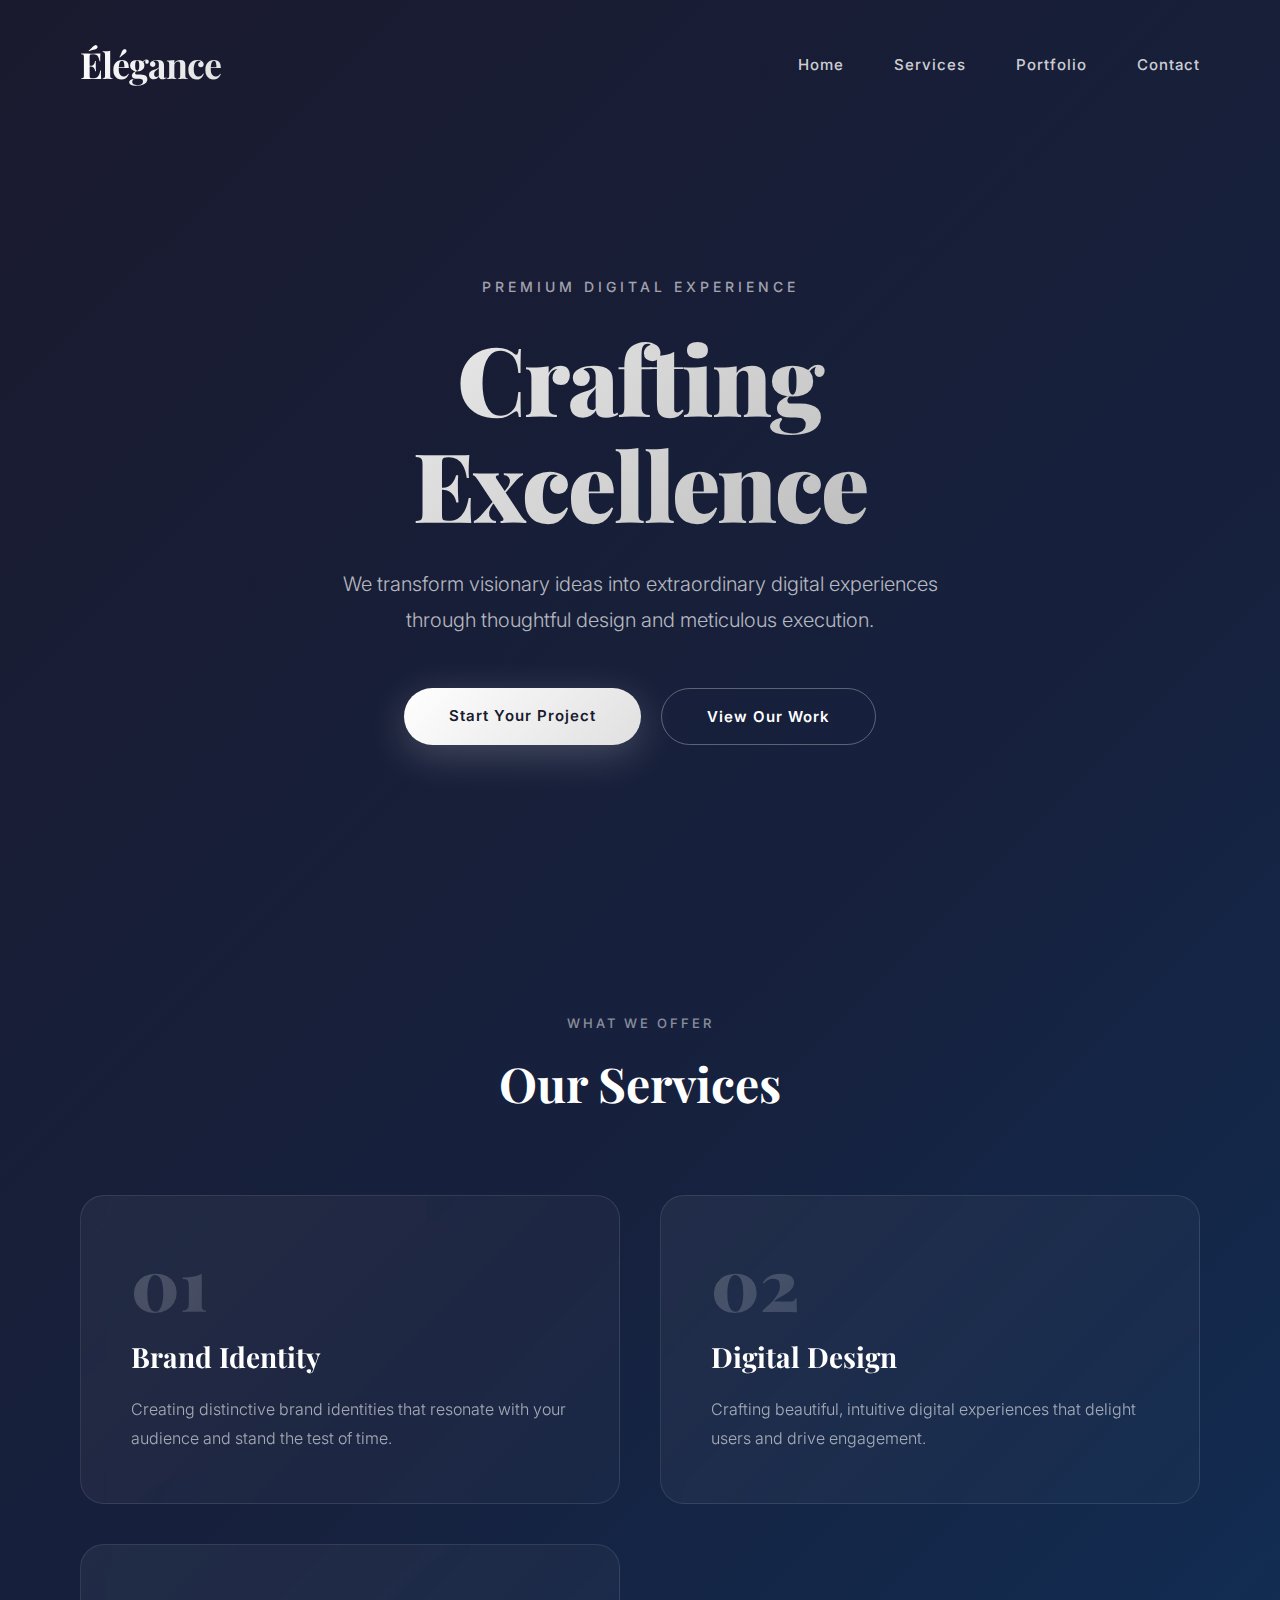
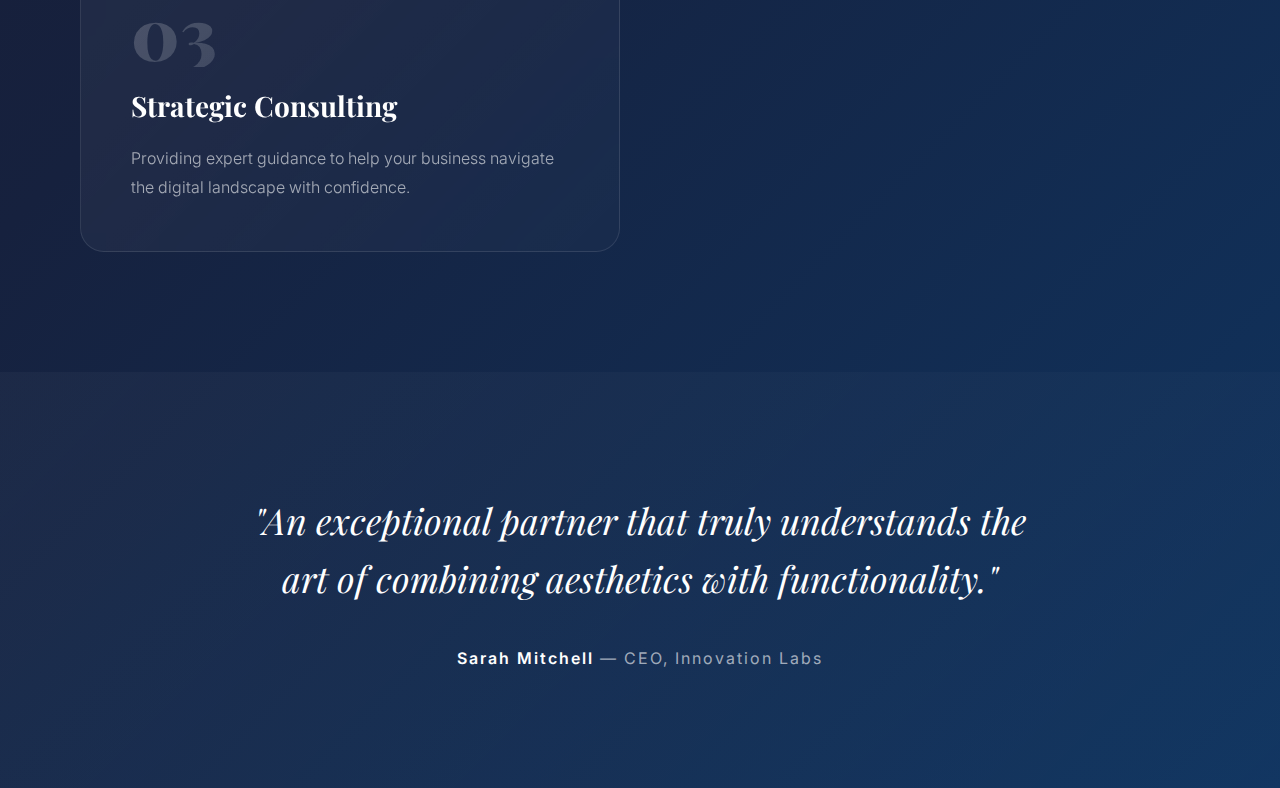
<file: mockups/minimal-luxury.html>
<!DOCTYPE html>
<html lang="en">
<head>
    <meta charset="UTF-8">
    <meta name="viewport" content="width=device-width, initial-scale=1.0">
    <title>Minimal Luxury - Premium Mockup</title>
    <style>
        @import url('https://fonts.googleapis.com/css2?family=Playfair+Display:wght@400;700;900&family=Inter:wght@300;400;500;600&display=swap');

        * {
            margin: 0;
            padding: 0;
            box-sizing: border-box;
        }

        body {
            font-family: 'Inter', sans-serif;
            background: linear-gradient(135deg, #1a1a2e 0%, #16213e 50%, #0f3460 100%);
            color: #fff;
            overflow-x: hidden;
        }

        .container {
            max-width: 1200px;
            margin: 0 auto;
            padding: 0 40px;
        }

        /* Header */
        header {
            padding: 40px 0;
            position: relative;
        }

        nav {
            display: flex;
            justify-content: space-between;
            align-items: center;
        }

        .logo {
            font-family: 'Playfair Display', serif;
            font-size: 36px;
            font-weight: 700;
            background: linear-gradient(135deg, #ffffff 0%, #e0e0e0 100%);
            -webkit-background-clip: text;
            -webkit-text-fill-color: transparent;
            letter-spacing: -1px;
        }

        .nav-links {
            display: flex;
            gap: 50px;
            list-style: none;
        }

        .nav-links a {
            color: rgba(255, 255, 255, 0.8);
            text-decoration: none;
            font-size: 15px;
            font-weight: 500;
            letter-spacing: 1px;
            transition: all 0.3s;
            position: relative;
        }

        .nav-links a::after {
            content: '';
            position: absolute;
            bottom: -8px;
            left: 50%;
            transform: translateX(-50%);
            width: 0;
            height: 1px;
            background: linear-gradient(90deg, transparent, #fff, transparent);
            transition: width 0.3s;
        }

        .nav-links a:hover {
            color: #fff;
        }

        .nav-links a:hover::after {
            width: 100%;
        }

        /* Hero Section */
        .hero {
            padding: 150px 0;
            text-align: center;
        }

        .hero-subtitle {
            font-size: 14px;
            letter-spacing: 4px;
            text-transform: uppercase;
            color: rgba(255, 255, 255, 0.6);
            margin-bottom: 30px;
            font-weight: 500;
        }

        .hero h1 {
            font-family: 'Playfair Display', serif;
            font-size: 96px;
            font-weight: 900;
            margin-bottom: 30px;
            line-height: 1.1;
            background: linear-gradient(135deg, #ffffff 0%, #a8a8a8 100%);
            -webkit-background-clip: text;
            -webkit-text-fill-color: transparent;
            letter-spacing: -2px;
        }

        .hero p {
            font-size: 20px;
            color: rgba(255, 255, 255, 0.7);
            margin-bottom: 50px;
            max-width: 600px;
            margin-left: auto;
            margin-right: auto;
            line-height: 1.8;
            font-weight: 300;
        }

        .cta-group {
            display: flex;
            gap: 20px;
            justify-content: center;
        }

        .cta-primary {
            padding: 18px 45px;
            background: linear-gradient(135deg, #ffffff 0%, #e0e0e0 100%);
            color: #1a1a2e;
            text-decoration: none;
            font-weight: 600;
            font-size: 15px;
            letter-spacing: 1px;
            border-radius: 50px;
            transition: all 0.3s;
            box-shadow: 0 10px 40px rgba(255, 255, 255, 0.2);
        }

        .cta-primary:hover {
            transform: translateY(-3px);
            box-shadow: 0 15px 50px rgba(255, 255, 255, 0.3);
        }

        .cta-secondary {
            padding: 18px 45px;
            background: transparent;
            color: #fff;
            text-decoration: none;
            font-weight: 600;
            font-size: 15px;
            letter-spacing: 1px;
            border-radius: 50px;
            border: 1px solid rgba(255, 255, 255, 0.3);
            transition: all 0.3s;
        }

        .cta-secondary:hover {
            border-color: #fff;
            background: rgba(255, 255, 255, 0.1);
        }

        /* Services Section */
        .services {
            padding: 120px 0;
        }

        .section-header {
            text-align: center;
            margin-bottom: 80px;
        }

        .section-label {
            font-size: 13px;
            letter-spacing: 3px;
            text-transform: uppercase;
            color: rgba(255, 255, 255, 0.5);
            margin-bottom: 20px;
            font-weight: 500;
        }

        .section-title {
            font-family: 'Playfair Display', serif;
            font-size: 48px;
            font-weight: 700;
            color: #fff;
            margin-bottom: 20px;
        }

        .service-grid {
            display: grid;
            grid-template-columns: repeat(auto-fit, minmax(350px, 1fr));
            gap: 40px;
        }

        .service-card {
            background: linear-gradient(135deg, rgba(255, 255, 255, 0.05) 0%, rgba(255, 255, 255, 0.02) 100%);
            border: 1px solid rgba(255, 255, 255, 0.1);
            border-radius: 24px;
            padding: 50px;
            transition: all 0.4s cubic-bezier(0.175, 0.885, 0.32, 1.275);
            backdrop-filter: blur(10px);
        }

        .service-card:hover {
            transform: translateY(-10px);
            border-color: rgba(255, 255, 255, 0.3);
            background: linear-gradient(135deg, rgba(255, 255, 255, 0.08) 0%, rgba(255, 255, 255, 0.04) 100%);
            box-shadow: 0 30px 60px rgba(0, 0, 0, 0.3);
        }

        .service-number {
            font-family: 'Playfair Display', serif;
            font-size: 72px;
            font-weight: 900;
            background: linear-gradient(135deg, rgba(255, 255, 255, 0.2) 0%, rgba(255, 255, 255, 0.05) 100%);
            -webkit-background-clip: text;
            -webkit-text-fill-color: transparent;
            margin-bottom: 20px;
            line-height: 1;
        }

        .service-card h3 {
            font-family: 'Playfair Display', serif;
            font-size: 28px;
            margin-bottom: 20px;
            color: #fff;
        }

        .service-card p {
            color: rgba(255, 255, 255, 0.6);
            line-height: 1.8;
            font-size: 16px;
            font-weight: 300;
        }

        /* Testimonial Section */
        .testimonial {
            padding: 120px 0;
            text-align: center;
            background: linear-gradient(135deg, rgba(255, 255, 255, 0.03) 0%, rgba(255, 255, 255, 0.01) 100%);
        }

        .testimonial-content {
            max-width: 800px;
            margin: 0 auto;
        }

        .quote {
            font-family: 'Playfair Display', serif;
            font-size: 36px;
            font-style: italic;
            color: #fff;
            margin-bottom: 40px;
            line-height: 1.6;
        }

        .author {
            font-size: 16px;
            color: rgba(255, 255, 255, 0.6);
            letter-spacing: 2px;
        }

        .author-name {
            color: #fff;
            font-weight: 600;
        }
    </style>
</head>
<body>
    <header>
        <div class="container">
            <nav>
                <div class="logo">Élégance</div>
                <ul class="nav-links">
                    <li><a href="#home">Home</a></li>
                    <li><a href="#services">Services</a></li>
                    <li><a href="#portfolio">Portfolio</a></li>
                    <li><a href="#contact">Contact</a></li>
                </ul>
            </nav>
        </div>
    </header>

    <main>
        <section class="hero">
            <div class="container">
                <div class="hero-subtitle">Premium Digital Experience</div>
                <h1>Crafting<br>Excellence</h1>
                <p>We transform visionary ideas into extraordinary digital experiences through thoughtful design and meticulous execution.</p>
                <div class="cta-group">
                    <a href="#" class="cta-primary">Start Your Project</a>
                    <a href="#" class="cta-secondary">View Our Work</a>
                </div>
            </div>
        </section>

        <section class="services">
            <div class="container">
                <div class="section-header">
                    <div class="section-label">What We Offer</div>
                    <h2 class="section-title">Our Services</h2>
                </div>

                <div class="service-grid">
                    <div class="service-card">
                        <div class="service-number">01</div>
                        <h3>Brand Identity</h3>
                        <p>Creating distinctive brand identities that resonate with your audience and stand the test of time.</p>
                    </div>
                    <div class="service-card">
                        <div class="service-number">02</div>
                        <h3>Digital Design</h3>
                        <p>Crafting beautiful, intuitive digital experiences that delight users and drive engagement.</p>
                    </div>
                    <div class="service-card">
                        <div class="service-number">03</div>
                        <h3>Strategic Consulting</h3>
                        <p>Providing expert guidance to help your business navigate the digital landscape with confidence.</p>
                    </div>
                </div>
            </div>
        </section>

        <section class="testimonial">
            <div class="container">
                <div class="testimonial-content">
                    <p class="quote">"An exceptional partner that truly understands the art of combining aesthetics with functionality."</p>
                    <p class="author"><span class="author-name">Sarah Mitchell</span> — CEO, Innovation Labs</p>
                </div>
            </div>
        </section>
    </main>
</body>
</html>
</file>
